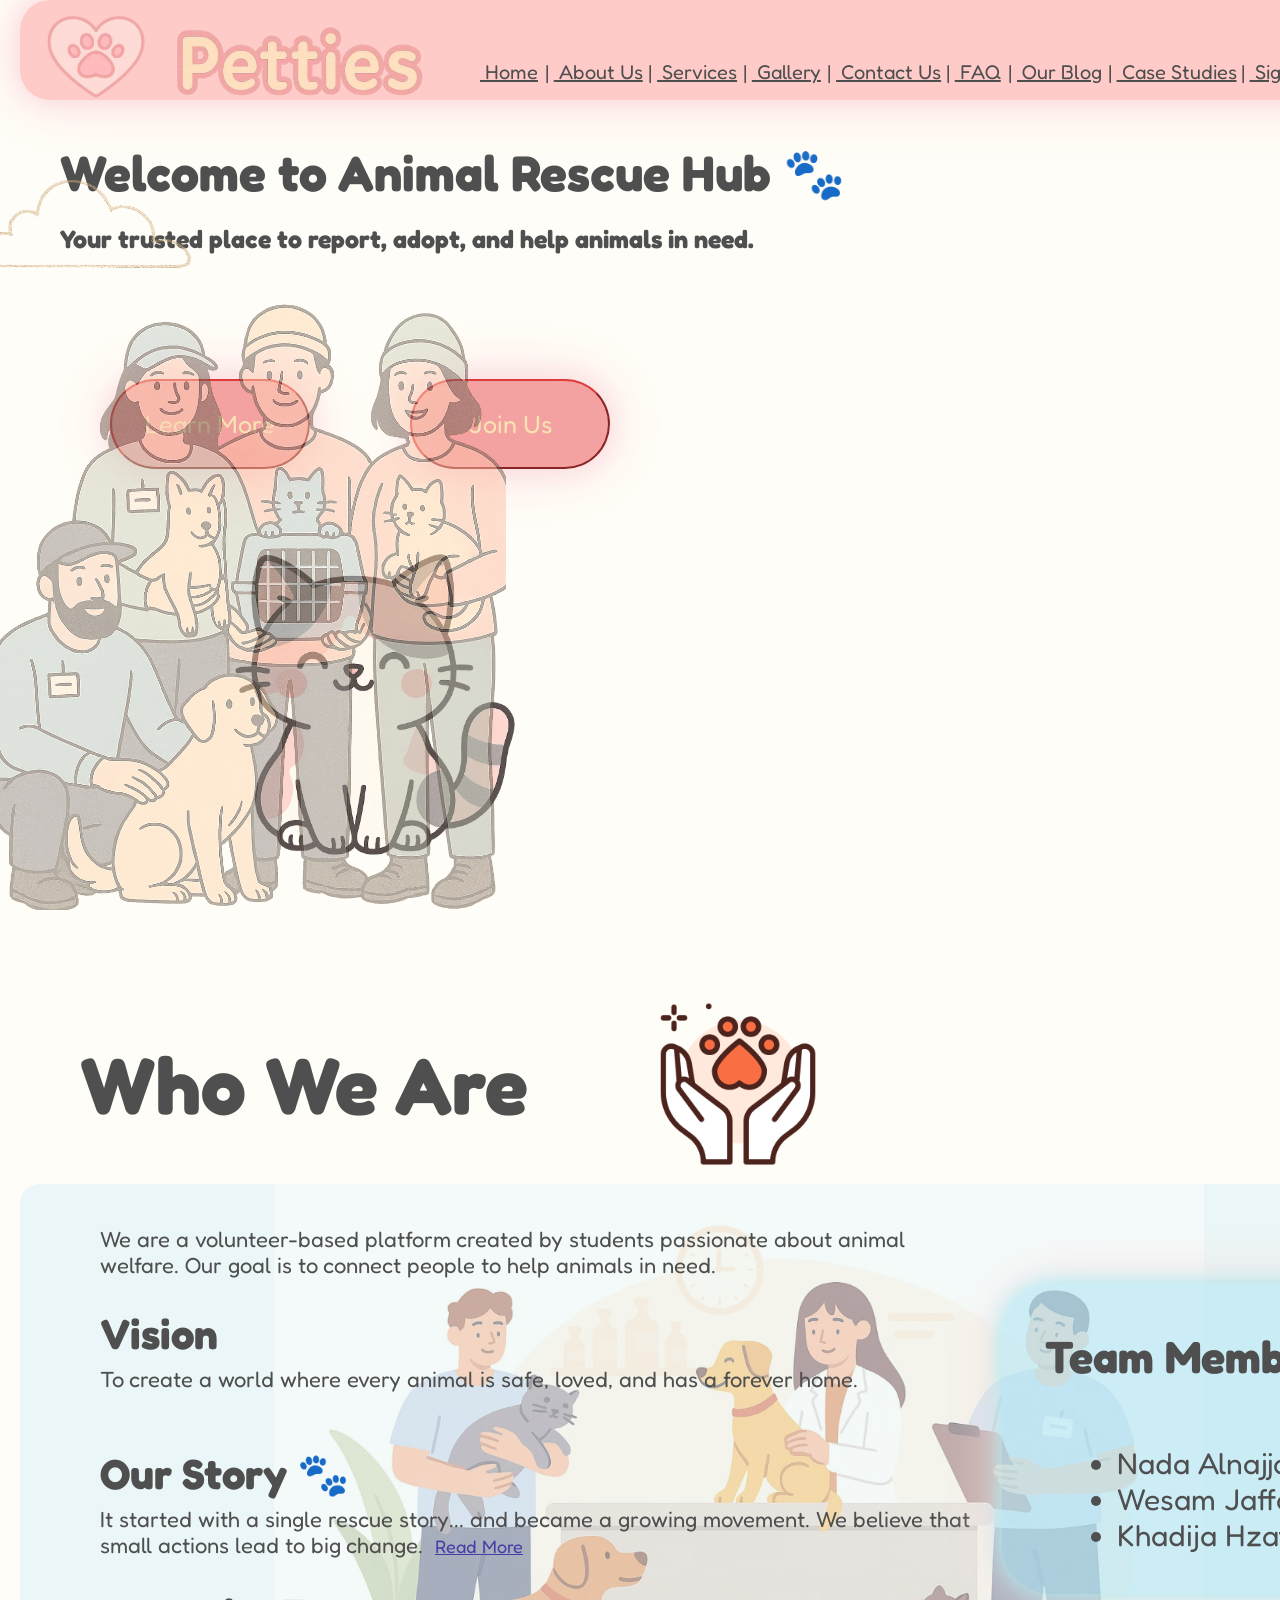
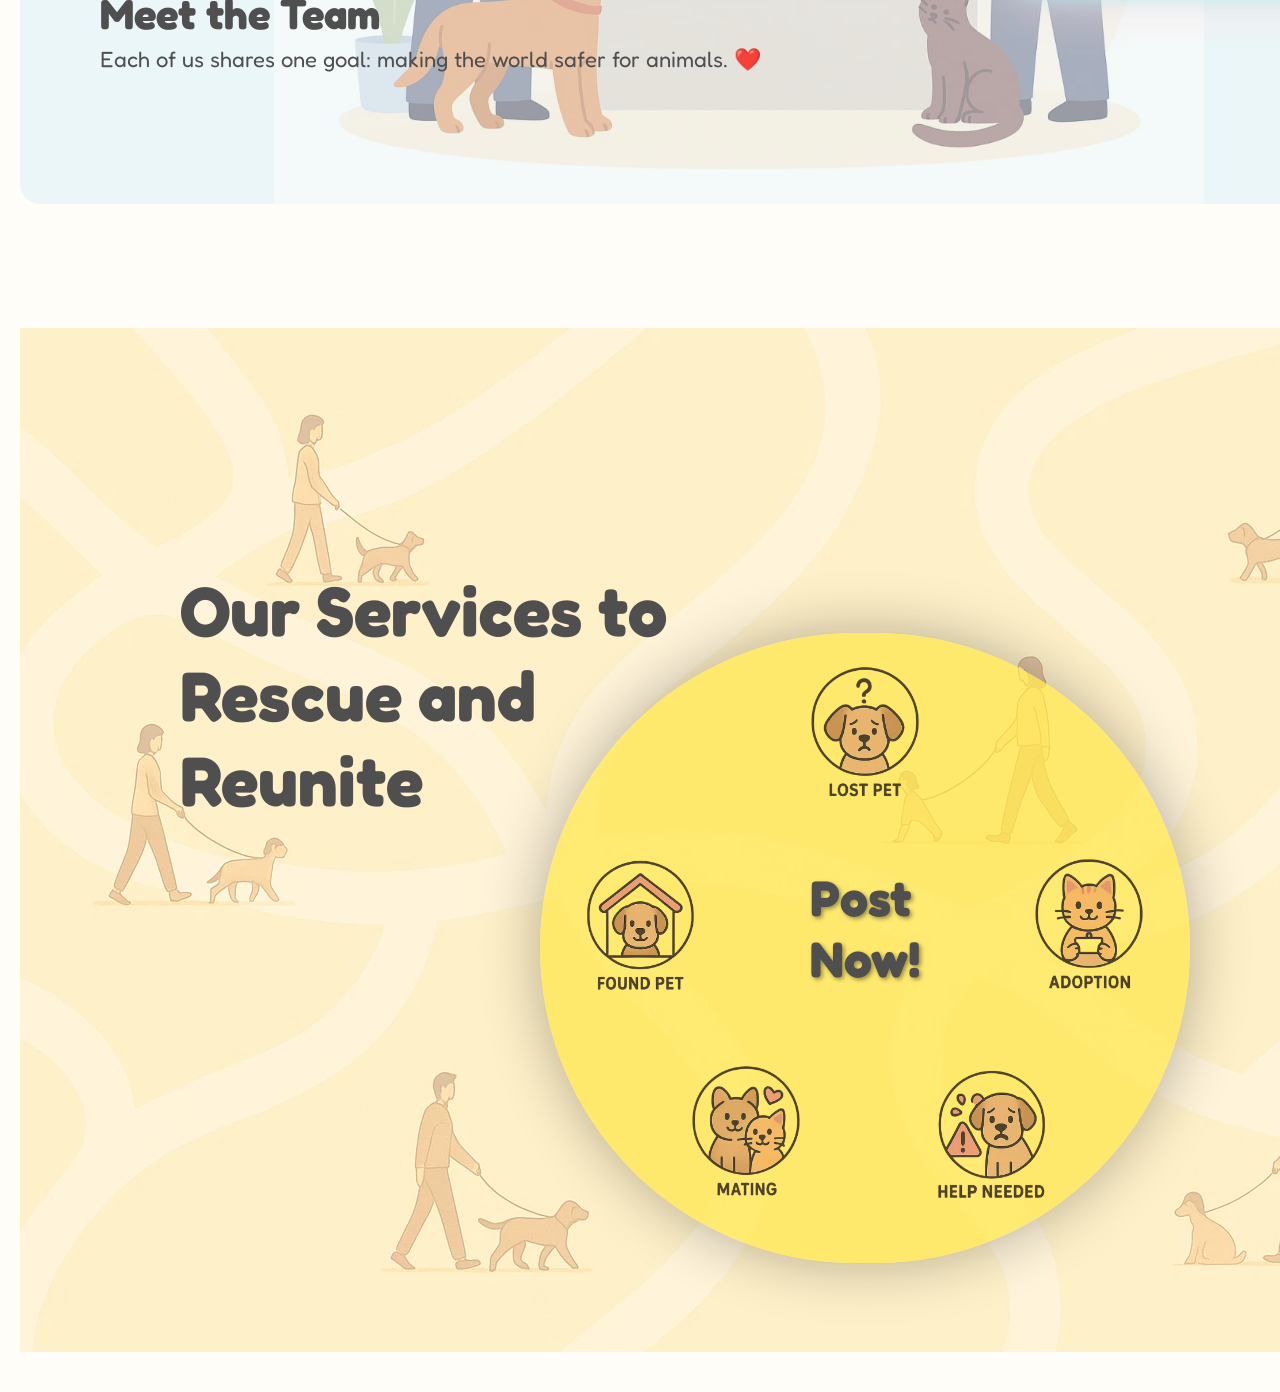
<file: index.html>
<!DOCTYPE html>
<html lang="en">
  <head>
    <meta charset="UTF-8" />
    <meta name="viewport" content="width=device-width, initial-scale=1.0" />
    <title>Petties</title>
    <link rel="stylesheet" href="style.css" />
    <link
      rel="stylesheet"
      href="https://fonts.googleapis.com/css2?family=Fredoka:wght@600&display=swap"
    />
    <link rel="icon" type="image/png" sizes="16x16" href="Images/Favicon.png" />
    <script src="script.js"></script>
  </head>
  <body id="index-body">
    <!--HOME SECTION-->
    <!--LOGO-->
    <div id="container1">
      <div id="logo-container">
        <img id="favicon-img" src="Images/Favicon.png" alt="PetPaw Logo" />
        <img id="petties-logo" src="Images/Logo(text).png" alt="Petties Logo" />
      </div>
      <!--HOME LINKS-->

      <div id="home-links-container" class="capitalize">
        <a href="#home" class="home-a"
          >&nbsp;<span class="underline"> home </span>&nbsp;</a
        >|

        <a href="#about-us" class="home-a"
          >&nbsp;<span class="underline"> about us </span>&nbsp;</a
        >
        |

        <a href="#services" class="home-a"
          >&nbsp;<span class="underline"> services </span>&nbsp;</a
        >
        |

        <a href="gallery.html" class="home-a"
          >&nbsp;<span class="underline"> gallery </span>&nbsp;</a
        >
        |

        <a href="contact_us.html" class="home-a"
          >&nbsp;<span class="underline"> contact us </span>&nbsp;</a
        >
        |

        <a href="FAQ.html" class="home-a"
          >&nbsp;<span class="underline"> FAQ </span>&nbsp;</a
        >
        |

        <a href="blog.html" class="home-a"
          >&nbsp;<span class="underline"> our blog </span>&nbsp;</a
        >
        |
        <a href="case_studies.html" class="home-a"
          >&nbsp;<span class="underline"> case studies </span>&nbsp;</a
        >

        |

        <a href="sign_in.html" class="home-a"
          >&nbsp;<span class="underline"> sign in </span>&nbsp;</a
        >
        |

        <a class="home-a" onclick="logout()"
          >&nbsp;<span class="underline"> log out </span>&nbsp;</a
        >
      </div>
    </div>

    <section id="home">
      <br />
      <br />
      <br />

      <div id="container2">
        <!--HOME TITLE and TEXT-->

        <div id="home-title-text-container">
          <h1 id="myh1">Welcome to Animal Rescue Hub 🐾</h1>
          <h3>
            Your trusted place to report, adopt, and help animals in need.
          </h3>

          <!--Buttons CONTAINER-->

          <div id="buttons-container">
            <a href="#about-us"><button>Learn More</button></a>
            <a target="_blank" href="sign_in.html"><button>Join Us</button></a>
          </div>

          <!--CUTE CAT IMAGE-->
          <img
            src="Images/Home_Page/cute_cat.webp"
            alt=""
            width="500px"
            height="500px"
          />
        </div>

        <!--HERO SECTION IMAGE CONTAINER-->
      </div>
      <div id="hero-section-container"></div>
      <!--FOOTER-->
      <!--    <div id="home-footer">petties2025@hotmail.com</div>        -->
      <div id="home-footer"></div>
    </section>

    <!--ABOUT US SECTION-->
    <section id="about-us">
      <!--About Us HEADER-->
      <div id="about-us-header">
        <h1 class="capitalize">who we are</h1>
        <img
          id="paw-in-hands-img"
          src="Images/About_Us_Page/Pet_Care.png"
          alt="Pet Care Image"
        />
      </div>

      <div id="blue-bg-div">
        <div id="about-us-text-container">
          <p>
            We are a volunteer-based platform created by students passionate
            about animal welfare. Our goal is to connect people to help animals
            in need.
          </p>
          <h2>Vision</h2>
          <p>
            To create a world where every animal is safe, loved, and has a
            forever home.
          </p>
          <h2>Our Story 🐾</h2>
          <p>
            It started with a single rescue story... and became a growing
            movement. We believe that small actions lead to big change.
            <!--READ MORE BBUTTON -->

            <button onclick="openModal()" id="story-read-more-btn">
              Read More
            </button>
          </p>
          <h2>Meet the Team</h2>
          <p>
            Each of us shares one goal: making the world safer for animals. ❤️
          </p>

          <!--   OPENNING THE MODAL  -->

          <!--  CREATE THE MODAL  -->
        </div>

        <!--TEAM MEMBERS DIV-->
        <div id="team-members-div">
          <h3 class="capitalize">team members:</h3>
          <ul>
            <li class="capitalize">nada alnajjar</li>
            <li class="capitalize">wesam jaffal</li>
            <li class="capitalize">khadija hzayen</li>
          </ul>
        </div>
      </div>

      <!--STORY MODAL-->

      <div id="story-modal" class="modal">
        <div class="modal-contant">
          <span class="close" onclick="closeModal()">&times;</span>

          <h2>My Story</h2>

          <p>
            One day, in the backyard of our house, a cat gave birth to two
            kittens. The mother cat took one of them and, sadly, left the other
            behind. The little kitten kept meowing all night long. The next
            morning, I saw her still alone, and since the mother didn’t come
            back, I decided to take her in. I bought special milk for kittens,
            cleaned her gently, and took care of her with great care and love. I
            also took her to the vet, who gave me some advice on how to raise a
            newborn kitten without a mother. For five days, I stayed by her
            side, feeding her, watching over her, and hoping she would grow
            stronger. But on the fifth day, she suddenly stopped drinking milk.
            No matter how hard I tried, she wouldn’t feed. By dawn, her energy
            was gone, and she looked very weak. I was terrified and rushed her
            to the clinic while crying, heartbroken and scared for her life. The
            vet told me that her chances of survival were very slim, but gave
            her some vitamins and pain relief. Unfortunately, just half an hour
            after we got home, she passed away. I was deeply saddened by her
            loss, and after that experience, I grew even more attached to
            animals. So when I was asked to come up with an idea for a
            university project, this memory came back to me — and I thought: Why
            not create a website that helps animals and pet owners? And that’s
            how the idea for our project was born. 🐾 ❤️
          </p>
        </div>
      </div>
    </section>

    <!--Services Section-->

    <section id="services">
      <div id="services-container">
        <div id="services-title-container">
          <h1>
            Our Services to <br />
            Rescue and <br />
            Reunite
          </h1>
        </div>

        <div id="round-container">
          <div id="icons-container1">
            <a href="lost_pet.html" target="_blank">
              <img
                src="Images/Services/Features_Icons/Links_Icon1.png"
                alt=""
                class="icons"
              />
            </a>
          </div>

          <div id="icons-container2">
            <a href="found_pet.html" target="_blank">
              <img
                src="Images/Services/Features_Icons/Links_Icon2.png"
                alt=""
                class="icons"
              />
            </a>
            <h1 class="capitalize">post now!</h1>
            <a href="adoption.html" target="_blank">
              <img
                src="Images/Services/Features_Icons/Links_Icon3.png"
                alt=""
                class="icons"
              />
            </a>
          </div>

          <div id="icons-container3">
            <a href="mating.html" target="_blank">
              <img
                src="Images/Services/Features_Icons/Links_Icon4.png"
                alt=""
                class="icons"
              />
            </a>
            <a href="animal_in_danger.html" target="_blank">
              <img
                src="Images/Services/Features_Icons/Links_Icon5.png"
                alt=""
                class="icons"
              />
            </a>
          </div>
        </div>
      </div>
    </section>
  </body>
</html>
</file>
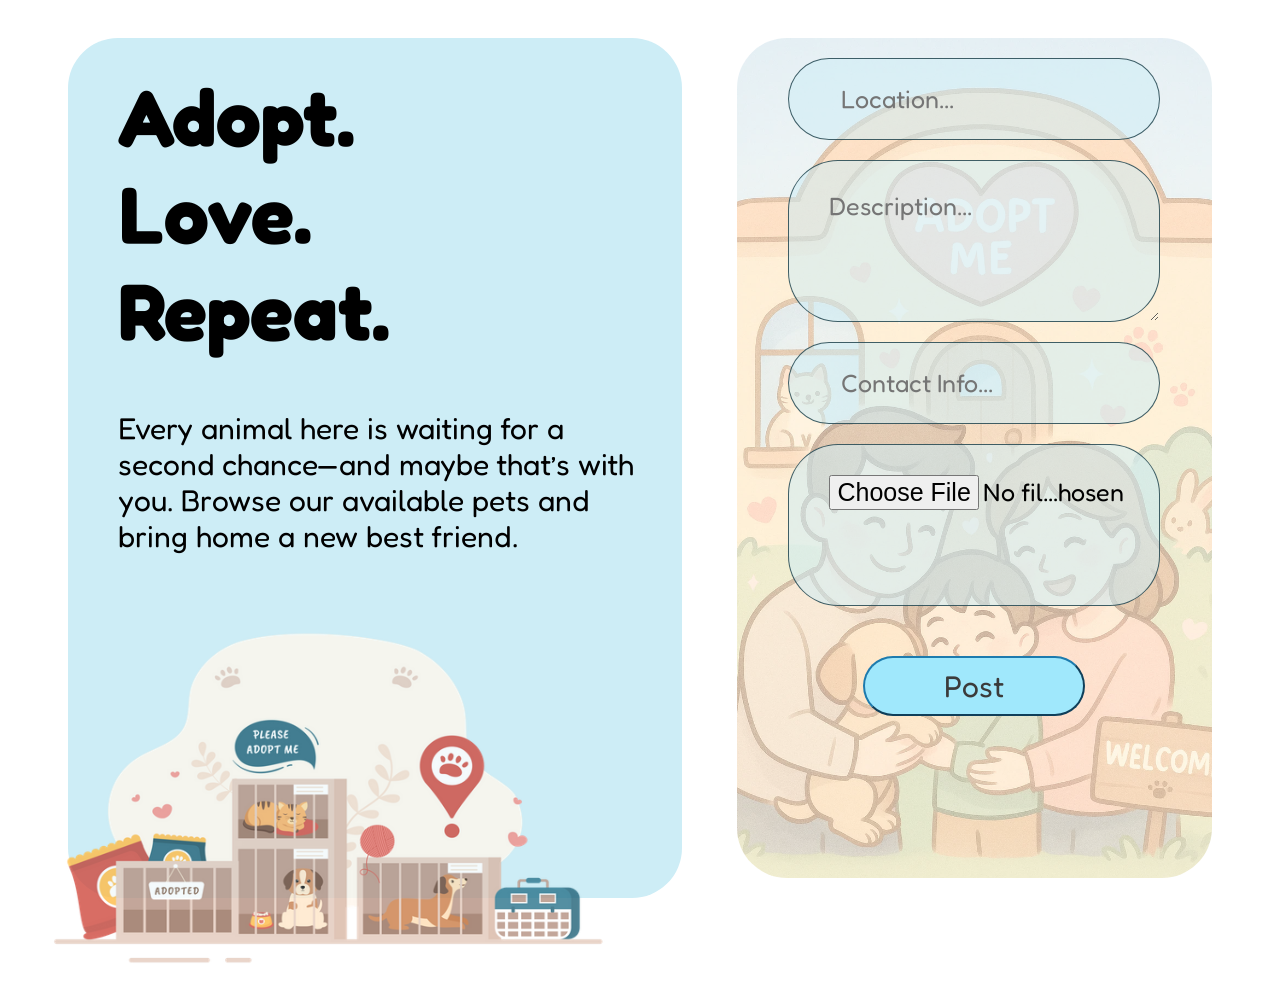
<file: adoption.html>
<!DOCTYPE html>
<html lang="en">
<head>
    <meta charset="UTF-8">
    <meta name="viewport" content="width=device-width, initial-scale=1.0">
    <title>adoption</title>
    <link rel="stylesheet" href="style.css">
    <link rel="stylesheet" href="https://fonts.googleapis.com/css2?family=Fredoka:wght@600&display=swap">
    <link rel="icon" type="image/png" sizes="16x16" href="Images/Favicon.png">
    <script src="script.js"></script>
</head>
<body class="post-body"> 


    <form class="post-form" enctype="multipart/form-data"  >
      <div class="post-big-container">
        <div class="post-text-bg blue-bg">
          <h1>Adopt.<br />Love.<br />Repeat.</h1>

          <p><br>
            Every animal here is waiting for a   <br />
            second chance—and maybe that’s with  <br />
            you. Browse our available pets and <br>
            bring home a new best friend.
          </p>
        </div>
        <!--POST FORM-->
        <div id="post4-form"  >
            <input name="Location" class="inputs short-inputs blue-bg-inputs" type="text" id="danger-post-contact-info" placeholder="&nbsp; Location...">
            <textarea name="Description" class="inputs long-inputs blue-bg-inputs" id="post-description" placeholder="Description..."></textarea>
            <input name="Contact-info" class="inputs short-inputs blue-bg-inputs" type="text" id="danger-post-contact-info" placeholder="&nbsp; Contact Info...">
            <input name="Pet-img" class="inputs long-inputs blue-bg-inputs" type="file" id="pet-img" accept="image/*">
            <button class="post-button blue-button" type="submit">Post</button>
        </div>

       
      </div>
    </form>

     <!--IMAGE AND NOTE DIV-->

        <div id="adoption-post-footer">
            <img src="Images/Adoption_Page/Adopt_Me(png).webp" alt="">
            
        </div>
  </body>
</html>
</file>
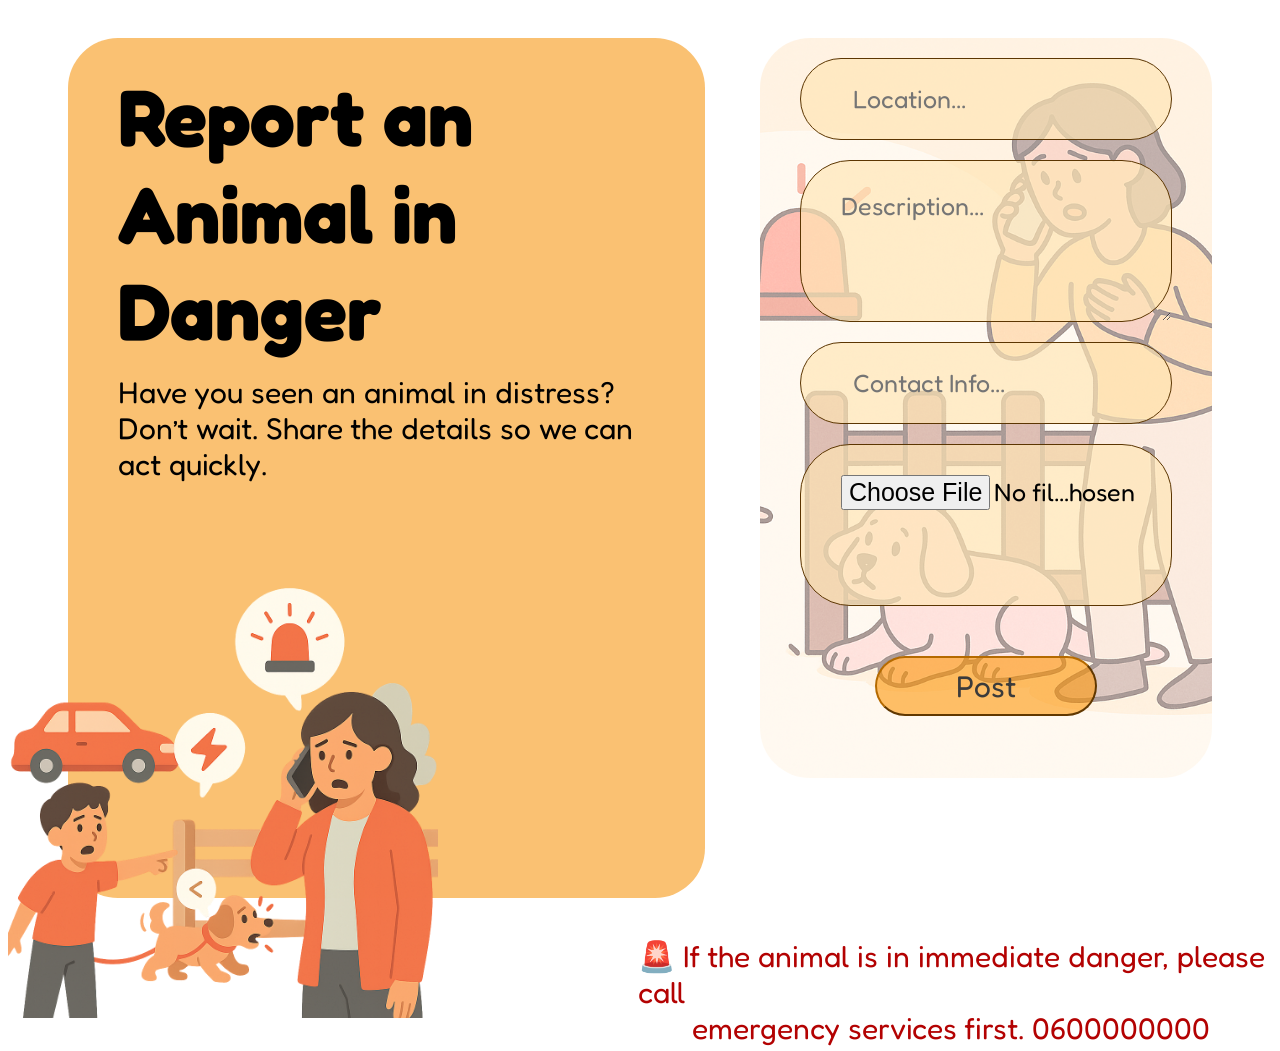
<file: animal_in_danger.html>
<!DOCTYPE html>
<html lang="en">
  <head>
    <meta charset="UTF-8" />
    <meta name="viewport" content="width=device-width, initial-scale=1.0" />
    <title>Animal In Danger</title>
    <link
      rel="stylesheet"
      href="https://fonts.googleapis.com/css2?family=Fredoka:wght@600&display=swap"
    />
    <link rel="stylesheet" href="style.css" />
    <link rel="icon" type="image/png" sizes="16x16" href="Images/Favicon.png">
    <script src="script.js"></script>
  </head>
  <body class="post-body"> 



    <form class="post-form" enctype="multipart/form-data"  >
      <div class="post-big-container">
        <div class="post-text-bg orange-bg">
          <h1>Report an<br />Animal in<br />Danger</h1>

          <p>
            Have you seen an animal in distress? <br />
            Don’t wait. Share the details so we can <br />
            act quickly.
          </p>
        </div>
        <!--POST FORM-->
        <div id="post1-form" >
            
            <input name="Location" class="inputs short-inputs orange-bg-inputs" type="text" id="danger-post-contact-info" placeholder="&nbsp; Location...">
            
            <textarea name="Description" class="inputs long-inputs orange-bg-inputs" id="post-description" placeholder="Description..."></textarea>
            
            <input name="Contact-info" class="inputs short-inputs orange-bg-inputs" type="text" id="danger-post-contact-info" placeholder="&nbsp; Contact Info...">
            
            <input name="Pet-img" class="inputs long-inputs orange-bg-inputs" type="file" class="pet-img" accept="image/*" >
            
            <button class="post-button orange-button" type="submit">Post</button>
        </div>

       
      </div>
    </form>

     <!--IMAGE AND NOTE DIV-->

        <div id="danger-post-footer">
            <img src="Images\Animal_in_Danger_Page\Dog_in_Danger.png" alt="">
            <p>
                🚨 If the animal is in immediate danger, please call <br> &emsp; &nbsp; emergency services first.  0600000000
            </p>
        </div>
  </body>
</html>
</file>
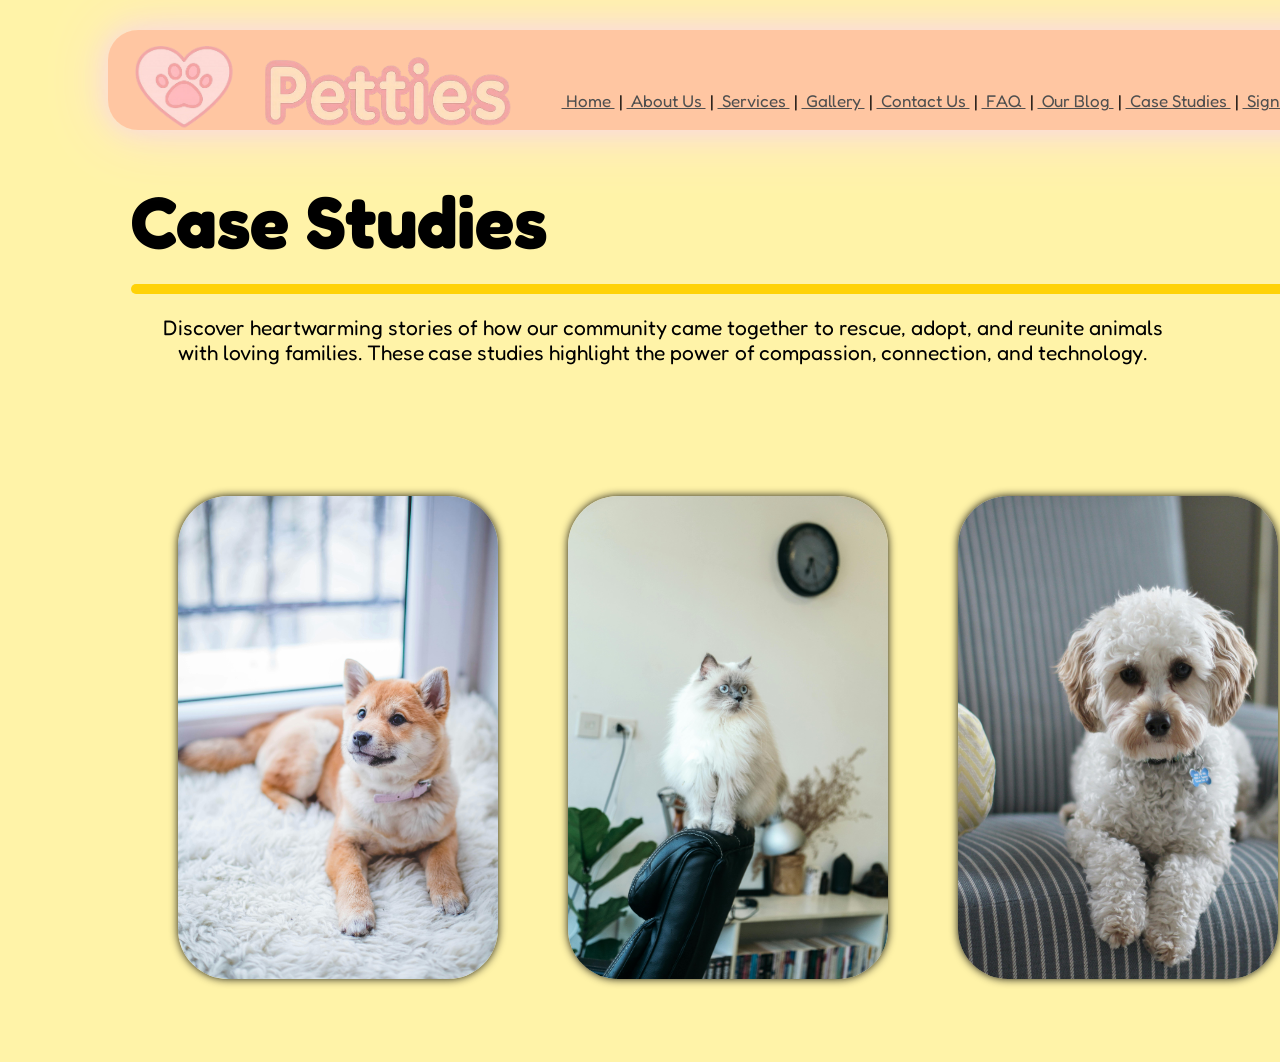
<file: case_studies.html>
<!DOCTYPE html>
<html lang="en">
<head>
    <meta charset="UTF-8">
    <meta name="viewport" content="width=device-width, initial-scale=1.0">
    <title>Case Studies</title>
    <link rel="stylesheet" href="https://fonts.googleapis.com/css2?family=Fredoka:wght@600&display=swap">
    <link rel="icon" type="image/png" sizes="16x16" href="Images/Favicon.png" />
    <script src="script.js"></script>
    <script>
  document.addEventListener('DOMContentLoaded', function () {
    const currentPage = window.location.pathname;
    const links = document.querySelectorAll('#home-links-container a');

    links.forEach(link => {
      if (link.pathname === currentPage) {
        link.id = 'current-page';
      }
    });
  });
</script>
    <style>


  /*--------------------   Nav Bar     -----------------------*/
        #favicon-img {
  width: 115px;
  height: 100px;
  margin-left: 20px;
}

#petties-logo {
  width: 310px;
  height: 95px;
  margin-left: -10px;
  margin-top: 70px;
  margin-bottom: 30px;


}

#logo-container {
  flex-direction: row;
  justify-content: center;
  align-items: center;
  width: 600px;
  float: left;
    display: flex;
  
}

.home-a {
  text-decoration: none;
  color: #4f4f4f;
  height: 28px;
  transition: all 0.3s ease-in-out;
  cursor: pointer;
}

#home-links-container {
  font-size: 17px;
  justify-content: center;
  margin-top: 60px;
  
  width: 1400px;
  margin-right: 50px;
  display: flex;
}

.capitalize {
  text-transform: capitalize;
}

.underline {
  text-decoration: underline;
  
}

#container1 {
    position: relative;
    box-shadow: 0 0 25px #fadadd, 0 0 60px #fadadd;
  background-color: #ff9d9d85;
  border-radius: 30px;
  width: 1340px; 
  height:100px;
  z-index: 1000;
  margin-left:100px ;
  display: flex;
  margin-bottom: -50px;
  margin-top: 30px;
  
}

#home-links-container a:hover{
background-color: #fdfafb32;
border-radius: 50px;
box-shadow: 0 0 25px #f2031b59, 0 0 60px #fadadd;
font-size: 110%;
text-align: center;
}

        /*------------------------------------------------------------------*/
         body {
            font-family: 'Fredoka', sans-serif;
            background-color: #FFE64275;
            width: 1440px;
            height: 1024px;
           
            
        }
        
       
       #textDiv h1{
            font-size: 73px;
            margin-top: 97px;
            margin-left: 123px ;
        }
       
        hr{
             border: none;
    height: 10px;
    background-color: #FFD207;
    width: 100%; 
    margin-left: 123px;
    margin-top: -30px;
    border-radius: 5px; 

        }
        #textDiv p{
            font-size: 21px;
            margin-left: 155px;
           
        }
        .Boxes {
            
            display: flex;
            flex-direction: row;
            position: relative;
            top: 90px ;
            
        }
        .animal{     
            width: 320px;
            height: 483px;
            margin: 20px;
            border-radius: 50px;
            background-size: 331px 491px;      
            background-repeat: no-repeat;
            position: relative;
            left:150px ;
            margin-right: 50px;
            box-shadow: 0px 0px 8px rgba(0, 0, 0, 0.9);
    
            
        } 
        .animal h1{
            margin-top: 70px ;
            font-size: 22px;
            margin-left: 15px ;
            
        }   
        .animal h2{
            margin-top: 24px ;
            font-size: 22px;
            color: #FFD207;
            margin-left: 15px ;
        }   
        .animal p{
            margin-left: 15px ;
            margin-top: -20px;
            text-indent: 6px;
            font-size: 22px;
        }   

        

        #story1{
            
            background-image: url('Images/Case_Studies/Luna.jpg');
        }
        #story2{
            background-image: url('Images/Case_Studies/Milo.jpg');
        }
        #story3{
            background-image: url('Images/Case_Studies/Bella.jpg');
        }

/**************************      CSS         for blogs transitions              *********************************/


      .animal h1,
.animal h2,
.animal p {
  opacity: 0;
  transition: opacity 0.6s ease;
}

.animal-overlay {
  position: absolute;
  top: 0;
  left: 0;
  width: 100%;
  height: 100%;
  background-color: rgba(255, 255, 255, 0);
  border-radius: 50px;
  z-index: 1;
  transition: background-color 0.6s ease;
}
.animal {
  position: relative;
  overflow: hidden;
}
.animal .text-content {
  position: relative;
  z-index: 2;
}




    </style>
</head>
<body>


    <!--###################################   Nav Bar   #######################################---->
<div id="container1" >
        <div id="logo-container">
          <img id="favicon-img" src="Images/Favicon.png" alt="PetPaw Logo" />
          <img
            id="petties-logo"
            src="Images/Logo(text).png"
            alt="Petties Logo"
          />
        </div>
        <!--HOME LINKS-->

        <div id="home-links-container" class="capitalize">
          <a href="index.html#home" class="home-a" 
            >&nbsp;<span class="underline"> home </span>&nbsp;</a
          >|

          <a href="index.html#about-us" class="home-a"
            >&nbsp;<span class="underline"> about us </span>&nbsp;</a
          >
          |

          <a href="index.html#services" class="home-a"
            >&nbsp;<span class="underline"> services </span>&nbsp;</a
          >
          |

          <a href="gallery.html" class="home-a"
            >&nbsp;<span class="underline"> gallery </span>&nbsp;</a
          >
          |

          <a href="contact_us.html" class="home-a"
            >&nbsp;<span class="underline"> contact us </span>&nbsp;</a
          >
          |

          <a href="FAQ.html" class="home-a"
            >&nbsp;<span class="underline"> FAQ </span>&nbsp;</a
          >
          |

          <a href="blog.html" class="home-a"
            >&nbsp;<span class="underline"> our blog </span>&nbsp;</a
          >
          |
          <a href="case_studies.html" class="home-a" 
            >&nbsp;<span class="underline"> case studies </span>&nbsp;</a
          >

          |

          <a href="sign_in.html" class="home-a"
            >&nbsp;<span class="underline"> sign in </span>&nbsp;</a
          >
          |

          <a class="home-a" onclick="logout()"
            >&nbsp;<span class="underline"> log out </span>&nbsp;</a
          >
        </div>
      </div>
<!--##########################################################################---->
    <div id="textDiv">
        <h1>Case Studies</h1>
    <hr>
    <p>Discover heartwarming stories of how our community came together to rescue, adopt, and reunite animals <br>&nbsp;&nbsp;&nbsp;with loving families.
         These case studies highlight the power of compassion, connection, and technology.</p>
 
    </div>

       <div class="Boxes">
        <div class="animal" id="story1">
            <h1>🐶 Bella’s Journey to a <br>Forever Home</h1>
            <h2>Story:</h2>
            <p>Bella, a 2-year-old golden retriever, was rescued from the streets of Amman.
                 After her story was shared on our platform, she found a loving family in just 3 days.
                  Bella <br>now enjoys long walks, belly rubs, and playing with her <br>new best friend, Omar.</p>
  
        </div>
        <div class="animal" id="story2">
            <h1>🐱 Milo Reunited with His Family</h1>
            <h2>Story:</h2>
            <p>When Milo, a fluffy Persian <br>cat, went missing in Irbid, his family was heartbroken.
                 <br>Thanks to our Lost & Found <br>page, a kind neighbor saw the post and contacted the <br> family.
                  Milo was back home <br>within 24 hours.</p>
  
        </div>
        <div class="animal" id="story3">
            <h1>🐕 From Danger to Safety – Luna’s Rescue</h1>
            <h2>Story:</h2>
            <p>Luna, a stray puppy injured near a highway, was reported by a user through our Rescue Post.
                 Volunteers acted quickly to get her medical help.
                  Now healthy and playful, Luna is awaiting adoption into a forever home.</p>
        </div>
    </div>




<!--/**************************      JavaScript         for blogs transitions              *********************************/-->
    <script>
  document.addEventListener('DOMContentLoaded', function () {
    const animals = document.querySelectorAll('.animal');

    animals.forEach(animal => {
      // Add overlay div
      const overlay = document.createElement('div');
      overlay.classList.add('animal-overlay');
      animal.appendChild(overlay);

      // Wrap all text inside a container to raise z-index
      const textElements = Array.from(animal.children).filter(el =>
        ['H1', 'H2', 'P'].includes(el.tagName)
      );

      const textWrapper = document.createElement('div');
      textWrapper.classList.add('text-content');
      textElements.forEach(el => textWrapper.appendChild(el));
      animal.appendChild(textWrapper);

      // Hover behavior
      animal.addEventListener('mouseenter', () => {
        overlay.style.backgroundColor = 'rgba(255, 255, 255, 0.5)';
        textWrapper.querySelectorAll('h1, h2, p').forEach(el => {
          el.style.opacity = '1';
        });
      });

      animal.addEventListener('mouseleave', () => {
        overlay.style.backgroundColor = 'rgba(255, 255, 255, 0)';
        textWrapper.querySelectorAll('h1, h2, p').forEach(el => {
          el.style.opacity = '0';
        });
      });
    });
  });
</script>

</body>



</html>
</file>
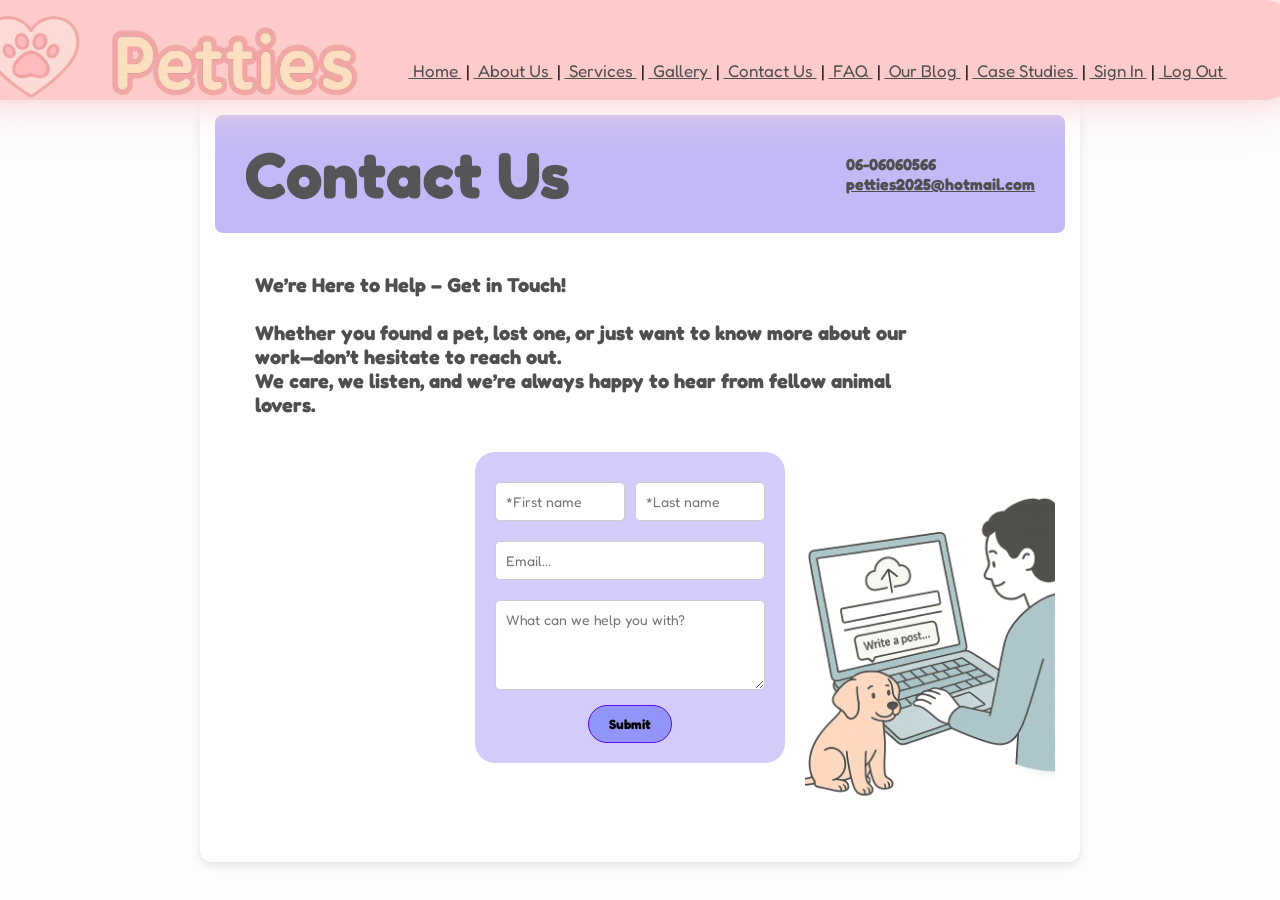
<file: contact_us.html>
<!DOCTYPE html>
<html lang="en">

<head>
    <meta charset="UTF-8" />
    <meta name="viewport" content="width=device-width, initial-scale=1.0" />
    <title>Contact Us</title>
    <link href="https://fonts.googleapis.com/css2?family=Fredoka:wght@600&display=swap" rel="stylesheet">
     <link rel="icon" type="image/png" sizes="16x16" href="Images/Favicon.png" />
     <script src="script.js"></script>
    <style>


/*--------------------   Nav Bar     -----------------------*/
        #favicon-img {
  width: 115px;
  height: 100px;
  margin-left: 20px;
}

#petties-logo {
  width: 310px;
  height: 95px;
  margin-left: -10px;
  margin-top: 70px;
  margin-bottom: 30px;


}

#logo-container {
  flex-direction: row;
  justify-content: center;
  align-items: center;
  width: 600px;
  float: left;
    display: flex;
  
}

.home-a {
  text-decoration: none;
  color: #4f4f4f;
  height: 28px;
  transition: all 0.3s ease-in-out;
  cursor: pointer;
}

#home-links-container {
  font-size: 17px;
  justify-content: center;
  margin-top: 60px;
  
  width: 1400px;
  margin-right: 50px;
  display: flex;
}

.capitalize {
  text-transform: capitalize;
}

.underline {
  text-decoration: underline;
  
}

#container1 {
    position: relative;
    box-shadow: 0 0 25px #fadadd, 0 0 60px #fadadd;
  background-color: #ff9d9d85;
  border-radius: 30px;
  width: 1340px; 
  height:100px;
  z-index: 1000;
  margin-left:-30px ;
  display: flex;
  margin-bottom: -50px;
  
}
#home-links-container a:hover{
background-color: #fdfafb32;
border-radius: 50px;
box-shadow: 0 0 25px #f2031b59, 0 0 60px #fadadd;
font-size: 110%;
text-align: center;

}

        /*------------------------------------------------------------------*/
        body {
            margin: 0;
            font-family: 'Fredoka', sans-serif;
            background-color: #fdfdfd;
            display: flex;
            justify-content: center;
            align-items: center;
            flex-direction: column;
            
        }

        .container {
            margin-top: 50px;
            width: 850px;
            background-color: white;
            padding: 15px;
            border-radius: 12px;
            box-shadow: 0 4px 10px rgba(0, 0, 0, 0.1);
        }

        .header {
            background-color: #c3b9f7;
            display: flex;
            justify-content: space-between;
            align-items: center;
            padding: 20px 30px;
            border-radius: 8px;
        }

        .header h1 {
            font-size: 65px;
            margin: 0;
            color: #4f4f4ff4;
            
        }

        .contact-info a {
            text-align: center;
            color: #4F4F4F;
            text-decoration: none;

        }

        .contact-info p {
            margin: 0;
            font-weight: bold;
            font-size: 16px;
            color: #333;
        }

        .content {
            padding: 20px 10px;
            font-weight: bold;
            color: #4F4F4F;
            font-size: 20px;
        }

        .content h2 {
            font-size: 24px;
            color: #333;
            margin-bottom: 10px;

        }

        .content p {
            
            font-size: 16px;
            color: #444;
            line-height: 1.6;
            
        }
        .content pre {
            
            font-family: 'Fredoka', sans-serif;
            margin-left: 30px;
            
        }

        .form-section {
            display: flex;
            align-items: flex-start;
            gap: 20px;
            margin-top: 30px;
        }

        .form-box {
            background-color: #d3ccfa;
            padding: 20px;
            border-radius: 20px;
            width: 100%;
            max-width: 350px;
            margin-left: 250px;
            margin-top: 5px;
            
            /* ⬅ هذه اللي بتحركه شوي لليمين */
        }

        .form-box input,
        .form-box textarea {
            width: 100%;
            padding: 10px;
            margin: 10px 0;
            font-size: 14px;
            border-radius: 5px;
            border: 1px solid #ccc;
            box-sizing: border-box;
            font-family: 'Fredoka', sans-serif;
        }

        .form-row {
            display: flex;
            gap: 10px;
        }

        .form-box button {
            background-color: #767ff7b5;
            color: black;
            border: 1px  solid rgb(87, 11, 229);
            padding: 10px 20px;
            border-radius: 20px;
            font-weight: bold;
            cursor: pointer;
            display: block;
            margin: 0 auto;
            cursor: pointer;
            font-family: 'Fredoka', sans-serif;
            transition: all 0.3s ease-in-out;
        }
        .form-box button:hover {
            background-color: #494e9cb5;
           box-shadow: 0px 4px 8px rgpa(0,0,0,0.2);
            padding: 12px 24px;
           
           

        }

        .illustration img {
            width: 250px;
            height: auto;
        }
    </style>
</head>

<body >
    <!--###################################   Nav Bar   #######################################---->
<div id="container1" >
        <div id="logo-container">
          <img id="favicon-img" src="Images/Favicon.png" alt="PetPaw Logo" />
          <img
            id="petties-logo"
            src="Images/Logo(text).png"
            alt="Petties Logo"
          />
        </div>
        <!--HOME LINKS-->

        <div id="home-links-container" class="capitalize">
          <a href="#home" class="home-a" 
            >&nbsp;<span class="underline"> home </span>&nbsp;</a
          >|

          <a href="#about-us" class="home-a"
            >&nbsp;<span class="underline"> about us </span>&nbsp;</a
          >
          |

          <a href="#services" class="home-a"
            >&nbsp;<span class="underline"> services </span>&nbsp;</a
          >
          |

          <a href="gallery.html" class="home-a"
            >&nbsp;<span class="underline"> gallery </span>&nbsp;</a
          >
          |

          <a href="contact_us.html" class="home-a"
            >&nbsp;<span class="underline"> contact us </span>&nbsp;</a
          >
          |

          <a href="FAQ.html" class="home-a"
            >&nbsp;<span class="underline"> FAQ </span>&nbsp;</a
          >
          |

          <a href="blog.html" class="home-a"
            >&nbsp;<span class="underline"> our blog </span>&nbsp;</a
          >
          |
          <a href="case_studies.html" class="home-a"
            >&nbsp;<span class="underline"> case studies </span>&nbsp;</a
          >

          |

          <a href="sign_in.html" class="home-a"
            >&nbsp;<span class="underline"> sign in </span>&nbsp;</a
          >
          |

          <a class="home-a" onclick="logout()"
            >&nbsp;<span class="underline"> log out </span>&nbsp;</a
          >
        </div>
      </div>
<!--##########################################################################---->
    <div class="container">
        <div class="header">
            <h1>Contact Us</h1>
            <div class="contact-info">
                <p><a href="tel:06-06060566">06-06060566</a></p>
                <p><a href="mailto:petties2025@hotmail.com" style="text-decoration: underline;">petties2025@hotmail.com</a></p>
            </div>
        </div>

        <div class="content">
            <pre >We’re Here to Help – Get in Touch!
                
Whether you found a pet, lost one, or just want to know more about our
work—don’t hesitate to reach out.
We care, we listen, and we’re always happy to hear from fellow animal
lovers. </pre>

            <div class="form-section">
                <div class="form-box">
                    <div class="form-row"> <input type="text" placeholder="*First name" required> <input type="text"
                            placeholder="*Last name" required> </div> <input type="email" placeholder="Email..."
                        required> <textarea rows="4" placeholder="What can we help you with?"></textarea>
                         <button type="submit">Submit</button>
                </div>
                <div class="illustration"> <img src="Images/Contact_Us_Page/Dog_and_Laptop.webp" alt="Dog and Laptop">
                </div>
            </div>
        </div>
    </div>

    <script>
     
      const submitButton = document.querySelector('.form-box button');

      
      submitButton.addEventListener('click', function(event) {
        event.preventDefault(); 
        alert("Your message has been submitted!"); 
      });
    </script>
</body>

</html>
</file>
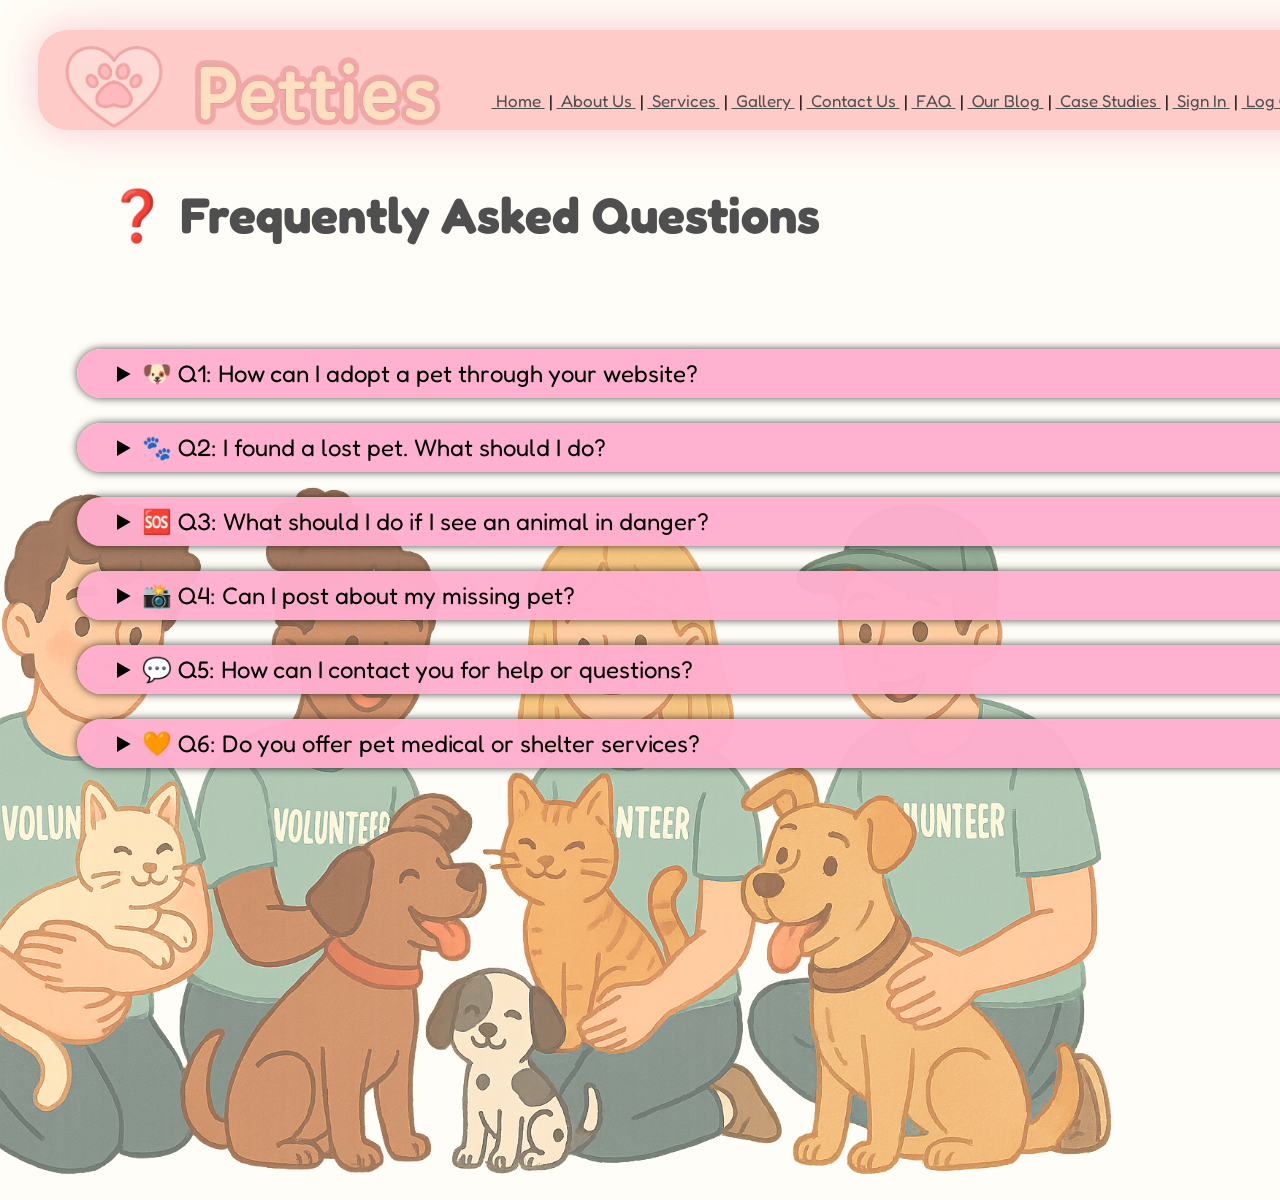
<file: FAQ.html>
<!DOCTYPE html>
<html lang="en">
  <head>
    <meta charset="UTF-8" />
    <meta name="viewport" content="width=device-width, initial-scale=1.0" />
    <link
      rel="stylesheet"
      href="https://fonts.googleapis.com/css2?family=Fredoka:wght@600&display=swap"
    />
    <link rel="icon" type="image/png" sizes="16x16" href="Images/Favicon.png" />
    <script src="script.js"></script>
    <title>FAQ</title>

    <style>
      body {
        font-family: "Fredoka", sans-serif;
        background-color: #fffdf7;
        width: 1440px;
        height: 1024px;
        z-index: 0;
      }

      body::before {
        content: "";
        position: absolute;
        top: 300px;
        left: 0;
        bottom: 0;
        width: 100%;
        height: 100%;
        background-image: url("Images/FAQ/Volunteers.png");
        background-repeat: no-repeat;
        background-size: 1122px 748px;
        background-position: bottom left;
        opacity: 0.7;
        z-index: -1;
      }

      div {
        border-radius: 50px;
      }
      h1 {
        font-size: 50px;
        position: relative;
        top: 120px;
        left: 98px;
        color: #4f4f4f;
      }
      details {
        background-color: #ffafcef6;
        width: 1300px;
        position: relative;
        top: 226px;
        left: 69px;
        padding: 10px;
        padding-left: 40px;
        border-radius: 50px;
        margin-bottom: 60px;
        margin-top: -35px;
        box-shadow: 0px 0px 8px rgba(0, 0, 0, 0.7);
      }
      details:hover {
        background-color: #db2d70f2;
      }
      summary:hover {
        font-size: 27px;
      }

      summary {
        font-size: 24px;
        transition: all 0.5s ease-in-out;
      }

      /*--------------------   Nav Bar     -----------------------*/
      #favicon-img {
        width: 115px;
        height: 100px;
        margin-left: 20px;
      }

      #petties-logo {
        width: 310px;
        height: 95px;
        margin-left: -10px;
        margin-top: 70px;
        margin-bottom: 30px;
      }

      #logo-container {
        flex-direction: row;
        justify-content: center;
        align-items: center;
        width: 600px;
        float: left;
        display: flex;
      }

      .home-a {
        text-decoration: none;
        color: #4f4f4f;
        height: 28px;
        transition: all 0.3s ease-in-out;
        cursor: pointer;
      }

      #home-links-container {
        font-size: 17px;
        justify-content: center;
        margin-top: 60px;

        width: 1400px;
        margin-right: 50px;
        display: flex;
      }

      .capitalize {
        text-transform: capitalize;
      }

      .underline {
        text-decoration: underline;
      }

      #container1 {
        position: relative;
        box-shadow: 0 0 25px #fadadd, 0 0 60px #fadadd;
        background-color: #ff9d9d85;
        border-radius: 30px;
        width: 1340px;
        height: 100px;
        z-index: 1000;
        margin-left: 30px;
        display: flex;
        margin-bottom: -100px;
        margin-top: 30px;
      }

      #home-links-container a:hover {
        background-color: #fdfafb32;
        border-radius: 50px;
        box-shadow: 0 0 25px #f2031b59, 0 0 60px #fadadd;
        font-size: 110%;
        text-align: center;
      }

      /*------------------------------------------------------------------*/
    </style>
  </head>
  <body>
    <!--###################################   Nav Bar   #######################################---->
    <div id="container1">
      <div id="logo-container">
        <img id="favicon-img" src="Images/Favicon.png" alt="PetPaw Logo" />
        <img id="petties-logo" src="Images/Logo(text).png" alt="Petties Logo" />
      </div>
      <!--HOME LINKS-->

      <div id="home-links-container" class="capitalize">
        <a href="index.html#home" class="home-a"
          >&nbsp;<span class="underline"> home </span>&nbsp;</a
        >|

        <a href="index.html#about-us" class="home-a"
          >&nbsp;<span class="underline"> about us </span>&nbsp;</a
        >
        |

        <a href="index.html#services" class="home-a"
          >&nbsp;<span class="underline"> services </span>&nbsp;</a
        >
        |

        <a href="gallery.html" class="home-a"
          >&nbsp;<span class="underline"> gallery </span>&nbsp;</a
        >
        |

        <a href="contact_us.html" class="home-a"
          >&nbsp;<span class="underline"> contact us </span>&nbsp;</a
        >
        |

        <a href="FAQ.html" class="home-a"
          >&nbsp;<span class="underline"> FAQ </span>&nbsp;</a
        >
        |

        <a href="blog.html" class="home-a"
          >&nbsp;<span class="underline"> our blog </span>&nbsp;</a
        >
        |
        <a href="case_studies.html" class="home-a"
          >&nbsp;<span class="underline"> case studies </span>&nbsp;</a
        >

        |

        <a href="sign_in.html" class="home-a"
          >&nbsp;<span class="underline"> sign in </span>&nbsp;</a
        >
        |

        <a class="home-a" onclick="logout()"
          >&nbsp;<span class="underline"> log out </span>&nbsp;</a
        >
      </div>
    </div>
    <!--##########################################################################---->
    <h1>❓ Frequently Asked Questions</h1>
    <details>
      <summary>🐶 Q1: How can I adopt a pet through your website?</summary>
      <p>
        Simply visit the Adoption page, browse available pets, and click "Adopt
        Me" on the pet you're interested in. Fill out the form, and we’ll
        contact you within 48 hours.
      </p>
    </details>

    <details>
      <summary>🐾 Q2: I found a lost pet. What should I do?</summary>
      <p>
        Go to the Found Pet page, upload the pet’s photo and details, and we’ll
        help connect you with its owner.
      </p>
    </details>
    <details>
      <summary>🆘 Q3: What should I do if I see an animal in danger?</summary>
      <p>
        Please report it immediately through the Animal in Danger page. Include
        the location, photo, and description so we can take fast action.
      </p>
    </details>
    <details>
      <summary>📸 Q4: Can I post about my missing pet?</summary>
      <p>
        Yes! Go to the Lost Pet page, add your pet’s details and a recent photo.
        We’ll publish the post and help spread the word.
      </p>
    </details>
    <details>
      <summary>💬 Q5: How can I contact you for help or questions?</summary>
      <p>
        Head over to the Contact Us page and fill out the form. Our team will
        respond as soon as possible.
      </p>
    </details>
    <details>
      <summary>🧡 Q6: Do you offer pet medical or shelter services?</summary>
      <p>
        We work with local vets and shelters. If a pet needs help, we’ll connect
        you with trusted partners. Use the Animal in Danger form for urgent
        cases.
      </p>
    </details>
  </body>
</html>
</file>
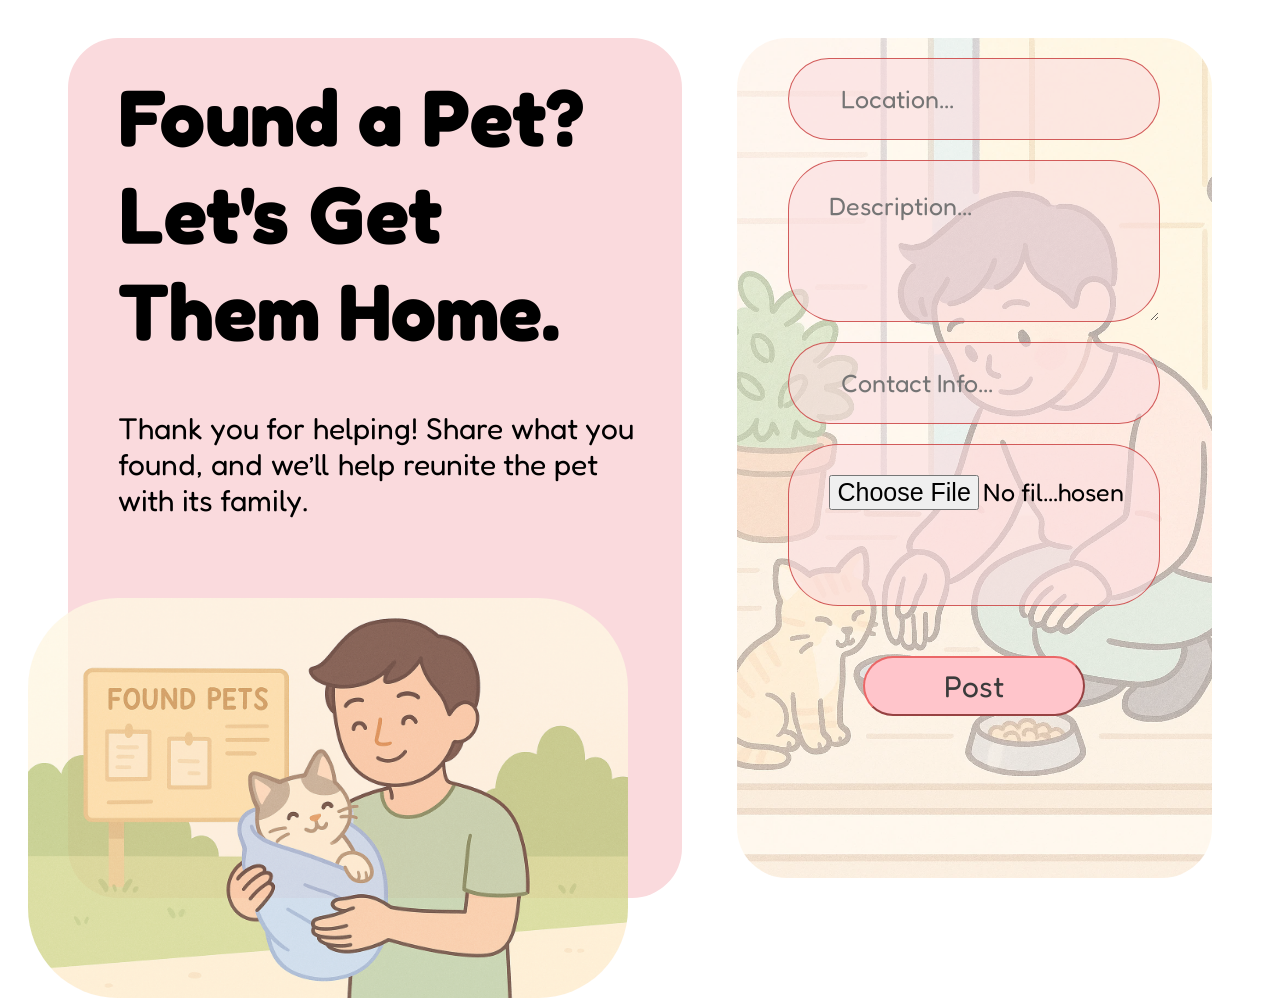
<file: found_pet.html>
<!DOCTYPE html>
<html lang="en">
<head>
    <meta charset="UTF-8">
    <meta name="viewport" content="width=device-width, initial-scale=1.0">
    <title>Found Pet</title>
     <link rel="stylesheet" href="style.css">
    <link rel="stylesheet" href="https://fonts.googleapis.com/css2?family=Fredoka:wght@600&display=swap">
    <link rel="icon" type="image/png" sizes="16x16" href="Images/Favicon.png">
    <script src="script.js"></script>
</head>
<body class="post-body"> 


    <form class="post-form" enctype="multipart/form-data"  >
      <div class="post-big-container">
        <div class="post-text-bg pink-bg">
          <h1>Found a Pet?<br />Let's Get<br />Them Home.</h1>

          <p><br>
            Thank you for helping! Share what you  <br />
            found, and we’ll help reunite the pet <br />
            with its family.
          </p>
        </div>
        <!--POST FORM-->
        <div id="post2-form"  >
            <input name="Location" class="inputs short-inputs pink-bg-inputs" type="text" id="danger-post-contact-info" placeholder="&nbsp; Location...">
            <textarea name="Description" class="inputs long-inputs pink-bg-inputs" id="post-description" placeholder="Description..."></textarea>
            <input name="Contact-info" class="inputs short-inputs pink-bg-inputs" type="text" id="danger-post-contact-info" placeholder="&nbsp; Contact Info...">
            <input name="Pet-img" class="inputs long-inputs pink-bg-inputs" type="file" id="pet-img" accept="image/*">
            <button class="post-button pink-button" type="submit">Post</button>
        </div>

       
      </div>
    </form>

     <!--IMAGE AND NOTE DIV-->

        <div id="found-post-footer">
            <img src="Images/Found_Pet_Page/Found_cat.png" alt="">
            
        </div>
  </body>
</html>
</file>
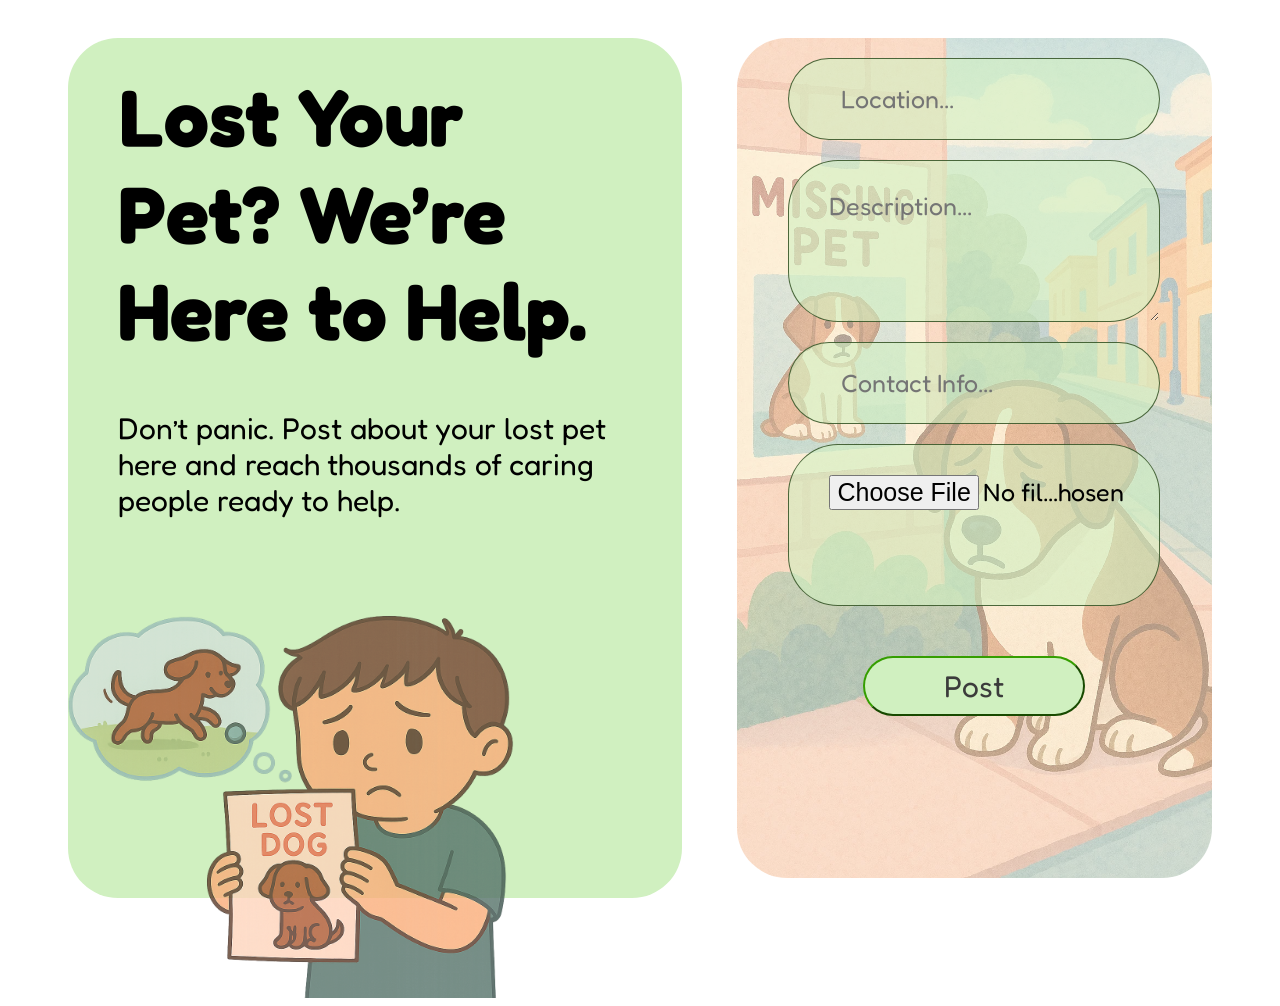
<file: lost_pet.html>
<!DOCTYPE html>
<html lang="en">
<head>
    <meta charset="UTF-8">
    <meta name="viewport" content="width=device-width, initial-scale=1.0">
    <title>Lost Pet</title>
    <link rel="stylesheet" href="style.css" />
    <link
      rel="stylesheet"
      href="https://fonts.googleapis.com/css2?family=Fredoka:wght@600&display=swap"
    />
    <link rel="icon" type="image/png" sizes="16x16" href="Images/Favicon.png" />
    <script src="script.js"></script>
</head>
<body class="post-body"> 


    <form class="post-form" enctype="multipart/form-data"  >
      <div class="post-big-container">
        <div class="post-text-bg green-bg">
          <h1>Lost Your <br />Pet? We’re <br />Here to Help.</h1>

         <p><br>
            Don’t panic. Post about your lost pet   <br />
            here and reach thousands of caring <br />
            people ready to help.
          </p>
        </div>
        <!--POST FORM-->
        <div id="post3-form"  >
            <input name="Location" class="inputs short-inputs green-bg-inputs" type="text" id="danger-post-contact-info" placeholder="&nbsp; Location...">
            <textarea name="Description" class="inputs long-inputs green-bg-inputs" id="post-description" placeholder="Description..."></textarea>
            <input name="Contact-info" class="inputs short-inputs green-bg-inputs" type="text" id="danger-post-contact-info" placeholder="&nbsp; Contact Info...">
            <input name="Pet-img" class="inputs long-inputs green-bg-inputs" type="file" id="pet-img" accept="image/*">
            <button class="post-button green-button" type="submit">Post</button>
        </div>

       
      </div>
    </form>

     <!--IMAGE AND NOTE DIV-->

        <div id="lost-post-footer">
             <img src="Images/Lost_Pet_Page/Lost_Dog.png" alt="">
            
        </div>
  </body>
</html>
</file>
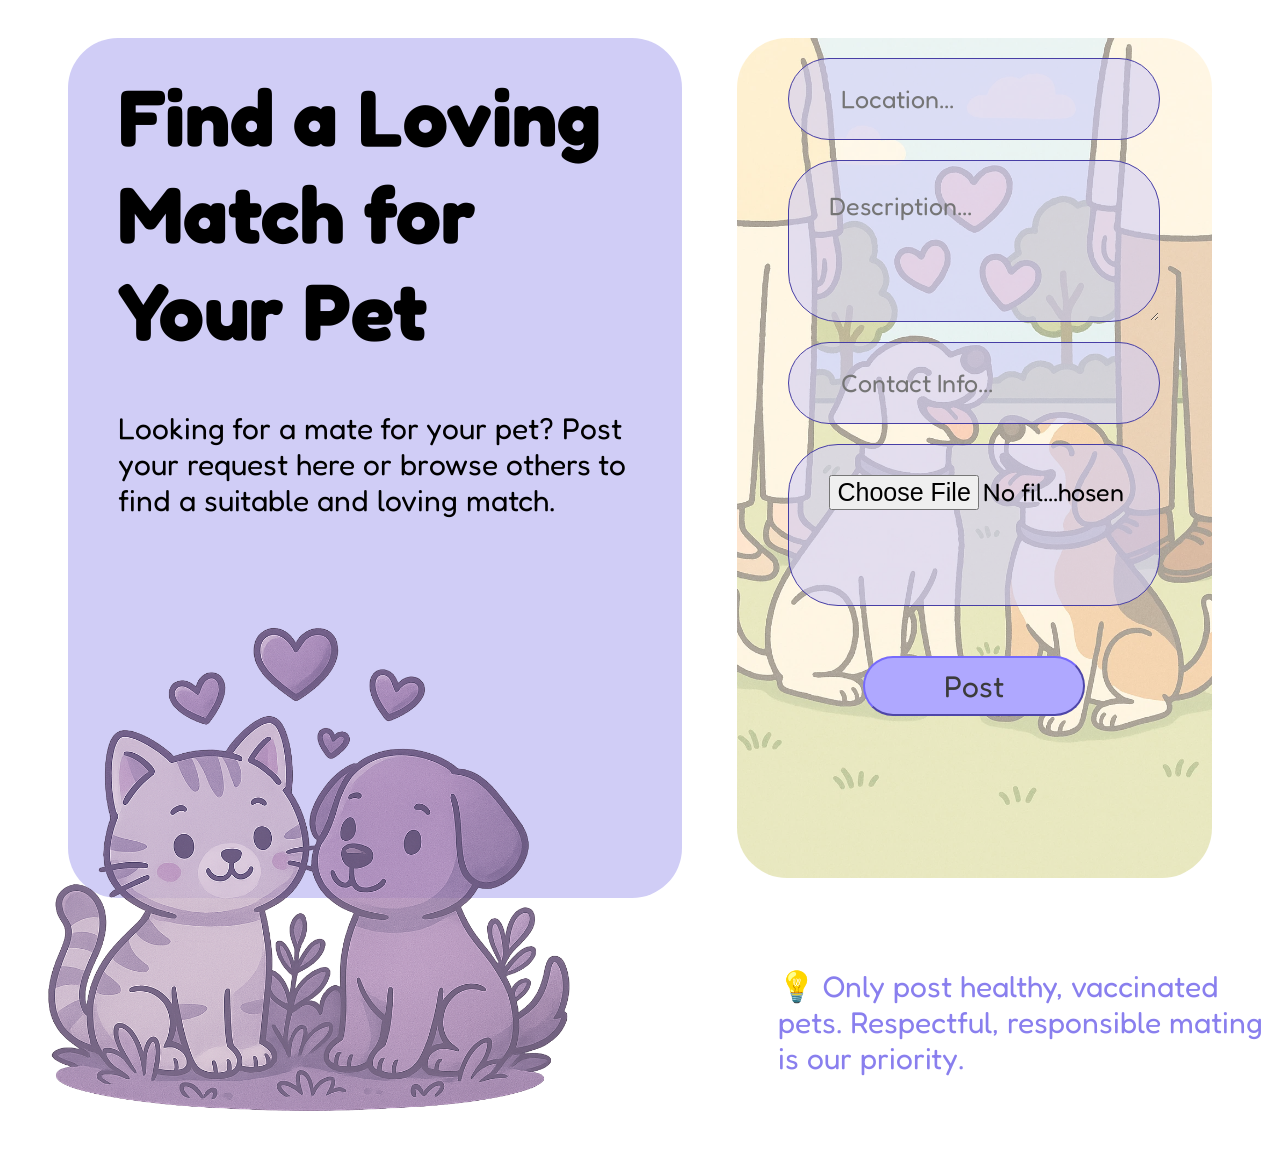
<file: mating.html>
<!DOCTYPE html>
<html lang="en">
<head>
    <meta charset="UTF-8">
    <meta name="viewport" content="width=device-width, initial-scale=1.0">
    <title>Mating</title>
     <link rel="stylesheet" href="style.css" />
    <link
      rel="stylesheet"
      href="https://fonts.googleapis.com/css2?family=Fredoka:wght@600&display=swap"
    />
    <link rel="icon" type="image/png" sizes="16x16" href="Images/Favicon.png" />
</head>
<body class="post-body"> 


    <form class="post-form" enctype="multipart/form-data"  >
      <div class="post-big-container">
        <div class="post-text-bg purple-bg">
          <h1>Find a Loving  <br />Match for <br />Your Pet</h1>

         <p><br>
            Looking for a mate for your pet? Post   <br />
            your request here or browse others to  <br />
            find a suitable and loving match.
          </p>
        </div>
        <!--POST FORM-->
        <div id="post5-form"  >
            <input name="Location" class="inputs short-inputs purple-bg-inputs" type="text" id="danger-post-contact-info" placeholder="&nbsp; Location...">
            <textarea name="Description" class="inputs long-inputs purple-bg-inputs" id="post-description" placeholder="Description..."></textarea>
            <input name="Contact-info" class="inputs short-inputs purple-bg-inputs" type="text" id="danger-post-contact-info" placeholder="&nbsp; Contact Info...">
            <input name="Pet-img" class="inputs long-inputs purple-bg-inputs" type="file" id="pet-img" accept="image/*">
            <button class="post-button purple-button" type="submit">Post</button>
        </div>

       
      </div>
    </form>

     <!--IMAGE AND NOTE DIV-->

        <div id="mating-post-footer">
             <img src="Images/Mating_Page/Pets_in_Garden.png" alt="">
        <p>💡 Only post healthy, vaccinated pets. Respectful, responsible mating is our priority.</p>    
        </div>
        
  </body>
</html>
</file>
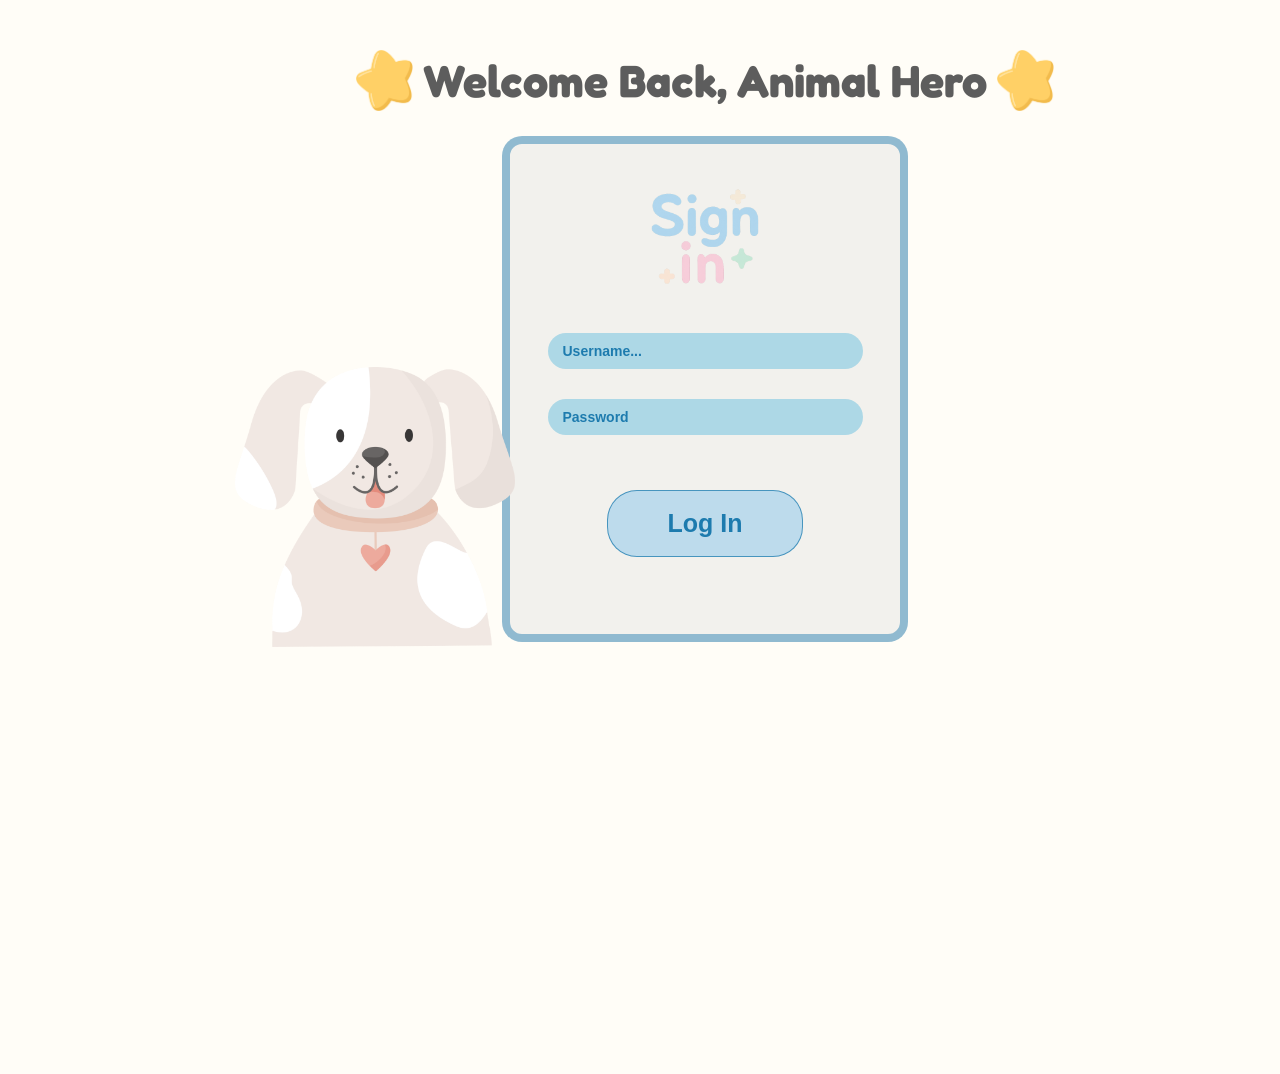
<file: sign_in.html>
<!DOCTYPE html>
<html lang="en">
  <head>
    <meta charset="UTF-8" />
    <meta name="viewport" content="width=device-width, initial-scale=1.0" />
    <title>Sign in</title>
    <link
      rel="stylesheet"
      href="https://fonts.googleapis.com/css2?family=Fredoka:wght@600&display=swap"
    />
    <link rel="icon" type="image/png" sizes="16x16" href="Images/Favicon.png" />

    <script src="script.js"></script>
    <style>
      body {
        font-family: "Fredoka", sans-serif;
        font-weight: bold;
        background-color: #fffdf7;
        text-align: center;
        padding-top: 50px;
        margin: auto;
        width: 1410px;
        height: 1024px;
      }

      .container {
        width: 350px;
        height: 450px;
        margin: auto;
        margin-top: 25px;
        display: flex;
        border: 8px solid #1d7bae75;
        padding: 20px;
        border-radius: 20px;
        background-color: #d9d9d957;
      }

      .login-box input[type="text"],
      .login-box input[type="password"] {
        outline: none;
        width: 90%;
        padding: 10px 15px;
        margin: 15px;
        border: 0px solid #1d7bae63;
        border-radius: 20px;
        font-size: 14px;
        font-weight: bold;
        background-color: #add8e6;
        color: #1d7bae;
        opacity: 1;
        box-sizing: border-box;
      }

      .login-box button {
        margin-top: 40px;
        padding: 18px 60px;
        font-size: 25px;
        font-weight: bold;
        background-color: #aed5ecc6;
        color: #1d7bae;
        border: 1px solid #1d7baebd;
        border-radius: 30px;
        cursor: pointer;
      }

      input::placeholder {
        color: #1d7bae;
        font-weight: bold;
        opacity: 1;
      }

      .star-img {
        width: 57px;
        height: auto;
      }

      .sign-in {
        text-align: center;
        width: 150px;
        height: auto;
        display: inline-block;
      }

      .header-row {
        display: flex;
        align-items: center;
        justify-content: center;
        gap: 10px;
      }

      h1 {
        margin: 0;
        font-size: 45px;
        font-family: "Baloo 2 ", "Fredoka", Arial, sans-serif;
        color: #4f4f4fea;
      }

      .dog-img {
        background-repeat: no-repeat;
        background-position: 10px center;
        background-size: 20px 20px;
        margin-bottom: 687px;
        height: 280px;
        width: 290px;
        font-size: 16px;
        display: block;
        margin-left: 230px;
        box-sizing: border-box;
        margin-top: -275px;
      }


      /*              MESSAGE             */
      .login-box p {
        color: red;
      }
    </style>
  </head>

  <body>
    <form id="login-form" onsubmit="return validateLogin()">
      <div id="header">
        <div class="header-row">
          <img
            class="star-img"
            src="Images/Sign_In _Sign_Up_Page/cute-yellow-star-sign-in-background.webp"
            alt="star-img"
          />
          <h1>Welcome Back, Animal Hero</h1>
          <img
            class="star-img"
            src="Images/Sign_In _Sign_Up_Page/cute-yellow-star-sign-in-background.webp"
            alt="star-img"
          />
        </div>
      </div>

      <div class="container">
        <div class="login-box">
          <img
            src="Images/Sign_In _Sign_Up_Page/Sign_In.png"
            alt="sign-in"
            class="sign-in"
          />

          <input id="username" type="text" placeholder="Username..." /><br />

          <input id="password" type="password" placeholder="Password" /><br />

          <button type="submit">Log In</button>

          <p id="error-message"></p>
        </div>
      </div>

      <div>
        <img
          src="Images/Sign_In _Sign_Up_Page/dog-img.webp"
          alt="Cute Dog"
          class="dog-img"
        />
      </div>
    </form>
  </body>
</html>
</file>
<file: style.css>
html{
  scroll-behavior: smooth;
  
}


section {
  margin: auto;
  background-color: #fffdf7;
  width: 1440px;
  height: 1024px;
 padding: 20px;
  font-family: "Fredoka", sans-serif;
  color: #4f4f4f;
  margin-bottom: -100px ;
}


#index-body{
  margin: auto;
  background-color: #fffdf7;
  width: 1440px;
  height: 1024px;
  font-family: "Fredoka", sans-serif;
  color: #4f4f4f;
}
div {
  display: flex;
 
  
}

button{
  cursor: pointer;
}


/**********************************************************************/


#favicon-img {
  width: 115px;
  height: 100px;
  margin-left: 20px;
}

#petties-logo {
  width: 310px;
  height: 95px;
  margin-left: -10px;
  margin-top: 70px;
  margin-bottom: 30px;


}

#logo-container {
  flex-direction: row;
  justify-content: center;
  align-items: center;
  width: 600px;
  float: left;
    
  
}

.home-a {
  text-decoration: none;
  color: #4f4f4f;
  height: 28px;
  transition: all 0.3s ease-in-out;
  cursor: pointer;
}

#home-links-container {
  font-size: 20px;
  justify-content: center;
  margin-top: 60px;
  margin-left: 20px;
  width: 1400px;
  margin-right: 50px;
}

.capitalize {
  text-transform: capitalize;
}

.underline {
  text-decoration: underline;
  
}

#container1 {
    box-shadow: 0 0 25px #fadadd, 0 0 60px #fadadd;
  background-color: #ff9d9d85;
  border-radius: 30px;
  position: fixed;
  width: 1440px; 
  height:100px;
  z-index: 1000;
  margin-left: 20px;
}

#container2 {
  flex-direction: row;
  display: flex;
  flex-wrap: wrap;
  justify-content: space-between;
}

#container2 img{
  margin-top: 70px;
  margin-left: 50px;
}


#home-title-text-container {
  clear: both;
  flex-direction: column;
  clear: both;
  float: left;
  width: 872px;
  height: 160px;
  padding: 20px 40px;
}


/*---------------------------------------------------------------------------------------------------------------------*/

#hero-section-container {
  width: 530px;
  height: 730px;
  background-image: url("Images/Home_Page/Hero_Section.webp");
  background-size: 516px 780px;
  background-position: right;
  background-repeat: no-repeat;
  justify-self: right;
  align-items: center;
  clear: both;
  opacity: 0.5;
  flex-direction: column;
  margin-left: -30px;
  transform: scaleX(-1);
  margin-top: -100px;
  
  
}

#home h1 {
  font-size: 50px;
}

#home h3 {
  font-size: 25px;
  margin-top: -20px;
}

#buttons-container{
  margin-top: 100px;
  align-items: center;
  justify-content: space-evenly ;
  width: 500px;
  margin-left: 50px;
}



#buttons-container button{
  
  width: 200px;
  height: 90px ;
  border-radius: 50px;
  background-color: #f18484bd;
  border-color: #df3b3b;
  color: rgb(248, 228, 177);
  font-family: "Fredoka", sans-serif;
  font-size: 25px;
  margin-right: 100px;
  box-shadow: 0 0 25px #fadadd, 0 0 60px #fadadd;
   position: relative;
  overflow: hidden;

  padding: 10px 20px;

}



/**********************************************************************/

#about-us-header {
  
  flex-direction: row;
  height: 200px;
}

#about-us-header h1 {
  padding: 30px 60px 30px 60px;
  font-size: 80px;
  display: flex;
  align-items: center;
}

#paw-in-hands-img {
  width: 200px;
  height: 200px;
  margin-left: 50px;
}

#blue-bg-div {
  width: 1438px;
  height: 620px;
  background-color: #cdedf66c;
  border-radius: 20px;
}

#blue-bg-div p {
  font-size: 22px;
  width: 872px;
  height: 80px;
}

#blue-bg-div h2 {
  font-size: 42px;
  width: 333px;
  margin-top: -20px;
  margin-bottom: -15px;
}

#about-us-text-container {
  padding: 20px 20px 0px 80px;
  flex-direction: column;
  height: 600px;
}

#team-members-div {
  background-color: #b0e5f492;
box-shadow: 0 0 25px #9ceef4, 0 0 60px #fadadd;
  border-radius: 50px;
  display: flex;
  flex-direction: column;
  width: 400px;
  height: 280px;
  align-items: center;
  padding-bottom: 30px;
  margin-top: 100px;
  margin-left: 10px;
}

#team-members-div h3 {
  font-size: 45px;
}
#team-members-div li {
  font-size: 30px;
  text-shadow: 1px;
}


#caring-pets-img {
  border-radius: 175px;
  width: 495px;
  height: 330px;
  display: flex;
  justify-self: flex-end;
  margin-top: -230px;
  margin-right: 10px;
}

#blue-bg-div{
  position: relative;
  z-index: 1;
  
}

#blue-bg-div::before {
  background-image: url("Images/About_Us_Page/Pet_Caring.jpg");
  content: "";
  position: absolute;
  top: 0;
  nav-left: 0;
  width: 100%;
  height: 100%;
  background-position: center;
  background-size: contain;
  background-repeat: no-repeat;
  border-radius: 50px;
  opacity: 0.5;
  z-index: -1;
}
/******************************      ANIMAL IN DANGER       ****************************************/

.post-body {
  display: flex;
  flex-direction: column;
  font-family: 'Fredoka', sans-serif;
}
.post-big-container {
  flex-direction: row;
}

.orange-bg{
  background-color: #f7930891;
}
.post-text-bg {
  border-radius: 50px;
  padding: 30px;
  width: 700px;
  height: 800px;
  flex-direction: column;
  margin: 30px 60px;
  margin-right: -5px;
  
}

.post-text-bg h1 {
  font-size: 80px;
  margin: 0px 0px 0px 20px;
  
}

.post-text-bg p {
  font-size: 30px;
  margin: 15px 0px 0px 20px;
  
}

#post1-form{
  border-radius: 50px;
  padding: 30px;
  width: 500px;
  height: 700px;
  flex-direction: column;
  align-items: center;
  margin: 30px 60px;
  position: relative;
  z-index: 1;
  padding: 20px;
}

#post1-form::before {
  background-image: url("Images/Animal_in_Danger_Page/Dod_in_Danger2.png");
  content: "";
  position: absolute;
  top: 0;
  nav-left: 0;
  width: 100%;
  height: 100%;
  background-position: center;
  background-size: cover;
  background-repeat: repeat;
  border-radius: 50px;
  opacity: 0.5;
  z-index: -1;
}

.orange-bg-inputs{
  background-color: #ffe5b4a9;
  border: 1px solid #5c3602;
}
.inputs {
  border-radius: 50px;
  font-size: 20px;
  width: 300px;
  padding: 30px;
  font-family: "Fredoka", sans-serif;
  font-size: 25px;
  padding-left: 40px;
  margin-bottom: 20px;
  
}

/*IMAGE BUTTON*/


.short-inputs {
  height: 20px;
}
.long-inputs {
  height: 100px;
}
.orange-button{
  background-color: #fd940092;
  border-color: #b56a00;
}
.post-button {
  width: 222px;
  height: 60px;
  border-radius: 75px;
  font-size: 30px;
  font-family: "Fredoka", sans-serif;
  color: #3b3b3b;
  margin-top: 30px;
  transition: all 0.3s ease-in-out;
}

.post-button:hover{
font-size: 35px;
width: 230px;
  height: 65px;
}

.post-button:active{
font-size: 35px;
width: 230px;
  height: 65px;
  background-color: #535658c5;
}

#danger-post-footer {
  flex-direction: row;
  margin-top: -360px;
}

#danger-post-footer img {
  width: 430px;
  height: 450px;
}

#danger-post-footer p {
  color: rgb(179, 2, 2);
  font-size: 30px;
  width: 750px;
  display: flex;
  
  height: 100px;
  margin: 370px 5px 5px 200px ;
}
#danger-post-footer a {
  margin-left: -30px;
}

/*******************************      FOUND PET        ***************************************/

#post2-form{
  border-radius: 50px;
  padding: 30px;
  width: 550px;
  height: 800px;
  flex-direction: column;
  align-items: center;
  margin: 30px 60px;
  position: relative;
  z-index: 1;
  padding: 20px;
}

#post2-form::before {
  background-image: url("Images/Found_Pet_Page/Feeding_Cat.webp");
  content: "";
  position: absolute;
  top: 0;
  nav-left: 0;
  width: 100%;
  height: 100%;
  background-position: center;
  background-size: cover;
  background-repeat: repeat;
  border-radius: 50px;
  opacity: 0.5;
  z-index: -1;
}





.pink-bg{
  background-color: #FADADD;
}
.pink-bg-inputs{
  background-color: #fadadd8f;
  border: 1px solid #ca3c3cd1;
}

.pink-button{
  background-color: #FFC5CB;
  border-color: #EB6767;
}


#found-post-footer {
  flex-direction: row;
  margin-top: -330px;
}


#found-post-footer img {
  width: 600px;
  height: 400px;
  border-radius: 90px;
  margin-left: 20px;
  opacity: 0.8;
}
/****************************      LOST PET      ******************************************/

#post3-form{
  border-radius: 50px;
  padding: 30px;
  width: 550px;
  height: 800px;
  flex-direction: column;
  align-items: center;
  margin: 30px 60px;
  position: relative;
  z-index: 1;
  padding: 20px;
}

#post3-form::before {
  background-image: url("Images/Lost_Pet_Page/Missing_Pet.webp");
  content: "";
  position: absolute;
  top: 0;
  nav-left: 0;
  width: 100%;
  height: 100%;
  background-position: center;
  background-size: cover;
  background-repeat: repeat;
  border-radius: 50px;
  opacity: 0.5;
  z-index: -1;
}





.green-bg{
  background-color: #D0F0C0;
}
.green-bg-inputs{
  background-color: #d0f0c097;
  border: 1px solid #2a491cd1;
}

.green-button{
  background-color: #D0F0C0;
  border-color: #359E00;
}


#lost-post-footer {
  flex-direction: row;
  margin-top: -330px;
}


#lost-post-footer img {
  width: 600px;
  height: 400px;
  border-radius: 90px;
  margin-left: 20px;
  opacity: 0.8;
}
/******************************       ADOPTION      ****************************************/

#post4-form{
  border-radius: 50px;
  padding: 30px;
  width: 550px;
  height: 800px;
  flex-direction: column;
  align-items: center;
  margin: 30px 60px;
  position: relative;
  z-index: 1;
  padding: 20px;
}

#post4-form::before {
  background-image: url("Images/Adoption_Page/Adopt_Me.webp");
  content: "";
  position: absolute;
  top: 0;
  nav-left: 0;
  width: 100%;
  height: 100%;
  background-position: center;
  background-size: cover;
  background-repeat: repeat;
  border-radius: 50px;
  opacity: 0.5;
  z-index: -1;
}





.blue-bg{
  background-color: #CDEDF6;
}
.blue-bg-inputs{
  background-color: #cdedf689;
  border: 1px solid #1c3f49d1;
}

.blue-button{
  background-color: #A0E8FC;
  border-color: #1D7BAE;
}


#adoption-post-footer {
  flex-direction: row;
  margin-top: -330px;
}


#adoption-post-footer img {
  width: 600px;
  height: 400px;
  border-radius: 90px;
  margin-left: 20px;
  opacity: 0.8;
}

/******************************    MATING     ****************************************/

#post5-form{
  border-radius: 50px;
  padding: 30px;
  width: 550px;
  height: 800px;
  flex-direction: column;
  align-items: center;
  margin: 30px 60px;
  position: relative;
  z-index: 1;
  padding: 20px;
}

#post5-form::before {
  background-image: url("Images/Mating_Page/Joyful_Dogs.webp");
  content: "";
  position: absolute;
  top: 0;
  nav-left: 0;
  width: 100%;
  height: 100%;
  background-position: center;
  background-size: cover;
  background-repeat: repeat;
  border-radius: 50px;
  opacity: 0.5;
  z-index: -1;
}





.purple-bg{
  background-color: #D0CDF6;
}
.purple-bg-inputs{
  background-color: #d0cdf693;
  border: 1px solid #473EA5;
}

.purple-button{
  background-color: #AFA8FF;
  border-color: #766AFC;
}


#mating-post-footer {
  flex-direction: row;
  margin-top: -330px;
}


#mating-post-footer img {
  width: 600px;
  height: 550px;
  border-radius: 90px;
  margin-left: 20px;
  opacity: 0.8;
}

#mating-post-footer p {
  color: #897FEE;
  font-size: 30px;
  width: 750px;
  display: flex;
  height: 100px;
  margin: 370px 5px 5px 200px ;
}

/*******************************  SERVICES    ***************************************/

#services{
  flex-direction: column;
  align-items: center;
  position: relative;
  z-index: 1;
  
}

#services::before {
  background-image: url("Images/Services/services_background_img.webp");
  content: "";
  position: absolute;
  top: 0;
  nav-left: 0;
  width: 1440px;
  height: 1024px;
  background-position: center;
  background-size: cover;
  background-repeat: no-repeat;
  opacity: 0.5;
  z-index: -1;
}
#services-container{
  width: 1440px;
  height: 1024px;
  flex-direction: column;
  
}
#services-title-container{
margin-top: 150px;
width: 650px;
margin-left: 90px;
}
#services-title-container h1{
  margin: 70px;
  font-size: 70px;
}

#round-container{
  margin-left: 520px;
  margin-top: -260px;
   box-shadow: 0 0 60px rgba(0, 0, 0, 0.3); 
  border-radius: 20px; 
  background-color: #ffe642ae;
  padding: 25px;
  border-radius: 1200px;
  width: 600px;
  height: 580px;
  flex-direction: column;
  align-items: center;
  justify-content: center;
}



/*     for services page         */
#icons-container1 {
  justify-content: space-evenly;
  align-items: center;
  margin-bottom: 20px;
}
#icons-container2 {
  justify-content: space-between;
  align-items: center;
  margin-bottom: 30px;
}

#icons-container2 img{
  margin-right: 100px;
  margin-left: 100px;
  
}

#icons-container2 h1{
  
  font-size: 50px;
  text-shadow: 2px 2px 4px rgba(0, 0, 0, 0.4);
}
#icons-container3 {
  justify-content: space-evenly;
  align-items: center;
  margin-bottom: 30px;
}

#icons-container3 img{
  margin-right: 50px;
  margin-left: 60px;
}

.icons {
  width: 138px;
  height: 140px;
  transition: all 0.5s ease-in-out;
}

.icons:hover{
   box-shadow: 0 0 60px rgba(39, 38, 38, 0.3); 
   border-radius: 120px;
   width: 160px;
  height: 160px;
}

.icons:active{
  background-color: #a362076f;
}
/******************************    ANIMATION      ****************************************/

 
/*                                  HOME                           */

#home-links-container a:hover{
background-color: #fdfafb32;
border-radius: 50px;
box-shadow: 0 0 25px #f2031b59, 0 0 60px #fadadd;
font-size: 110%;
text-align: center;
}


#buttons-container button::before {
  content: '';
  position: absolute;
  top: 0; left: -100%;
  width: 100%;
  height: 100%;
  background: linear-gradient(120deg, transparent, rgba(255,255,255,0.4), transparent);
  transition: all 0.5s;
}

#buttons-container button:hover::before {
left: 100%;
}

#buttons-container button:active{
  background-color: rgb(255, 215, 215);
  transform: translateY(4px); /*moving down 4px*/
}



/*                       WHO WE ARE    (modal)                                   */

#story-read-more-btn{
  background-color: rgba(255, 255, 255, 0);
  border: 0px;
  font-family: "Fredoka", sans-serif;
  text-decoration: underline;
  font-size: large;
  color: #473EA5;
  transition: all 0.5s ease-in-out;
  
}
#story-read-more-btn:hover{
  font-size:20px ;
}
.modal{
  display: none;
  position: fixed;
  z-index: 1000;
  left: 0;
  top:0;
  width: 100%;
  height: 100%;
  overflow: auto;
  background-color: #3838387e;
}


.modal-contant{
  background-color: #fffdf7;
  margin: 10% auto;
  padding: 20px;
  border-radius: 20px;
  width: 80%;
  max-width: 600px;
  box-shadow: 0 5px 15px rgba(0, 0, 0, 0.3);
    font-family: "Fredoka", sans-serif;
    flex-direction: column;
    padding-left: 30px;
    
}

.close{
  color: #4f4f4f;
  float: right;
  font-size: 28px;
  cursor: p;
  
}

.close:hover{
  cursor: pointer;
}
</file>
